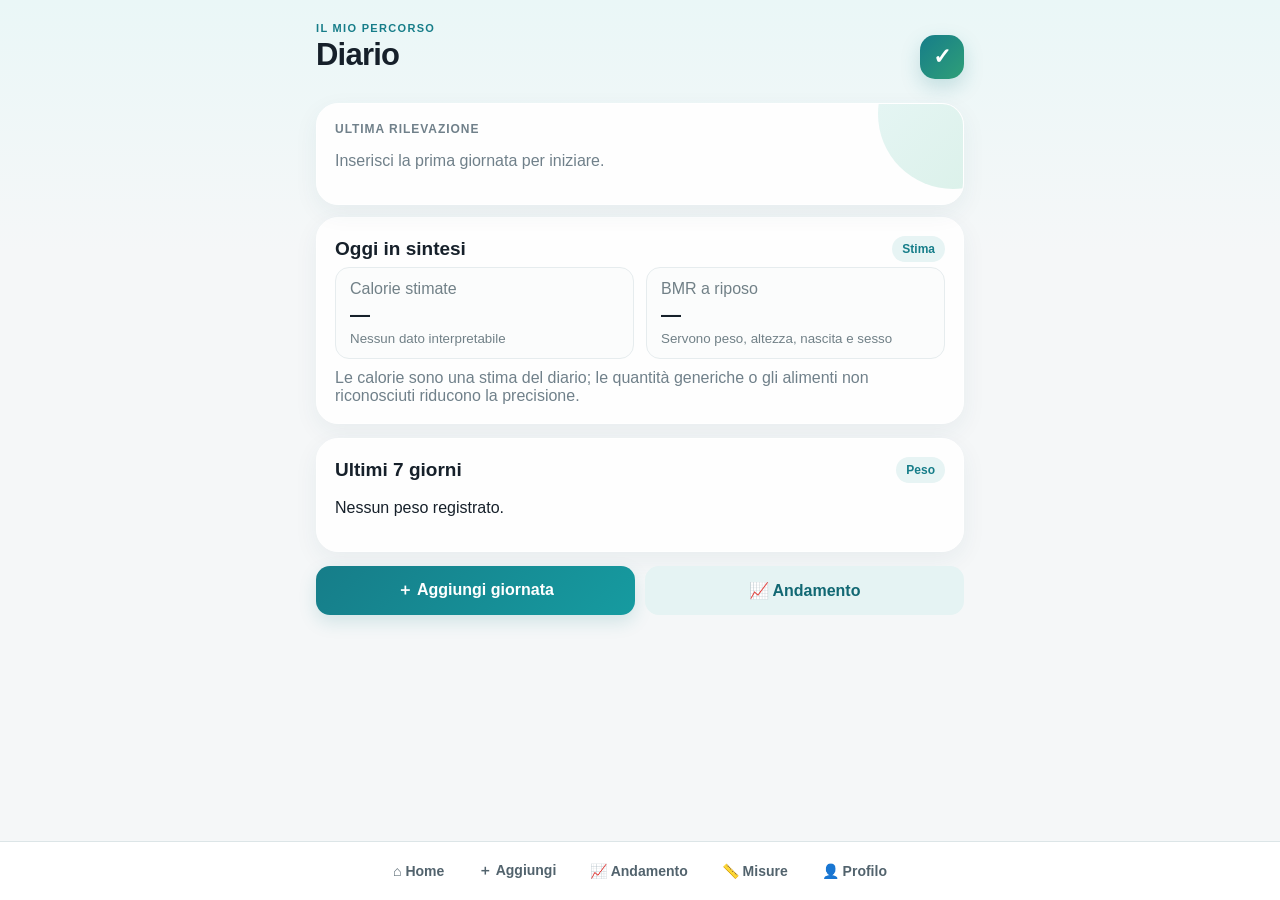
<file: index.html>
<!doctype html><html lang='it'><head><meta charset='utf-8'><meta name='viewport' content='width=device-width,initial-scale=1,viewport-fit=cover'><meta name='theme-color' content='#167d89'><link rel='manifest' href='manifest.json'><link rel='stylesheet' href="style.css?v=2.6.4"><title>Diario</title></head><body><main id='app'></main><nav><button data-page='home'>⌂ Home</button><button data-page='add'>＋ Aggiungi</button><button data-page='trend'>📈 Andamento</button><button data-page='measures'>📏 Misure</button><button data-page='profile'>👤 Profilo</button></nav><script src="app.js?v=2.6.4"></script><script>
window.addEventListener('load', function () {
  if ('serviceWorker' in navigator) {
    navigator.serviceWorker.register('./sw.js?v=2.6.4', {updateViaCache:'none'})
      .then(function(reg){ reg.update(); })
      .catch(function(){});
  }
});
</script>

</body></html>
</file>
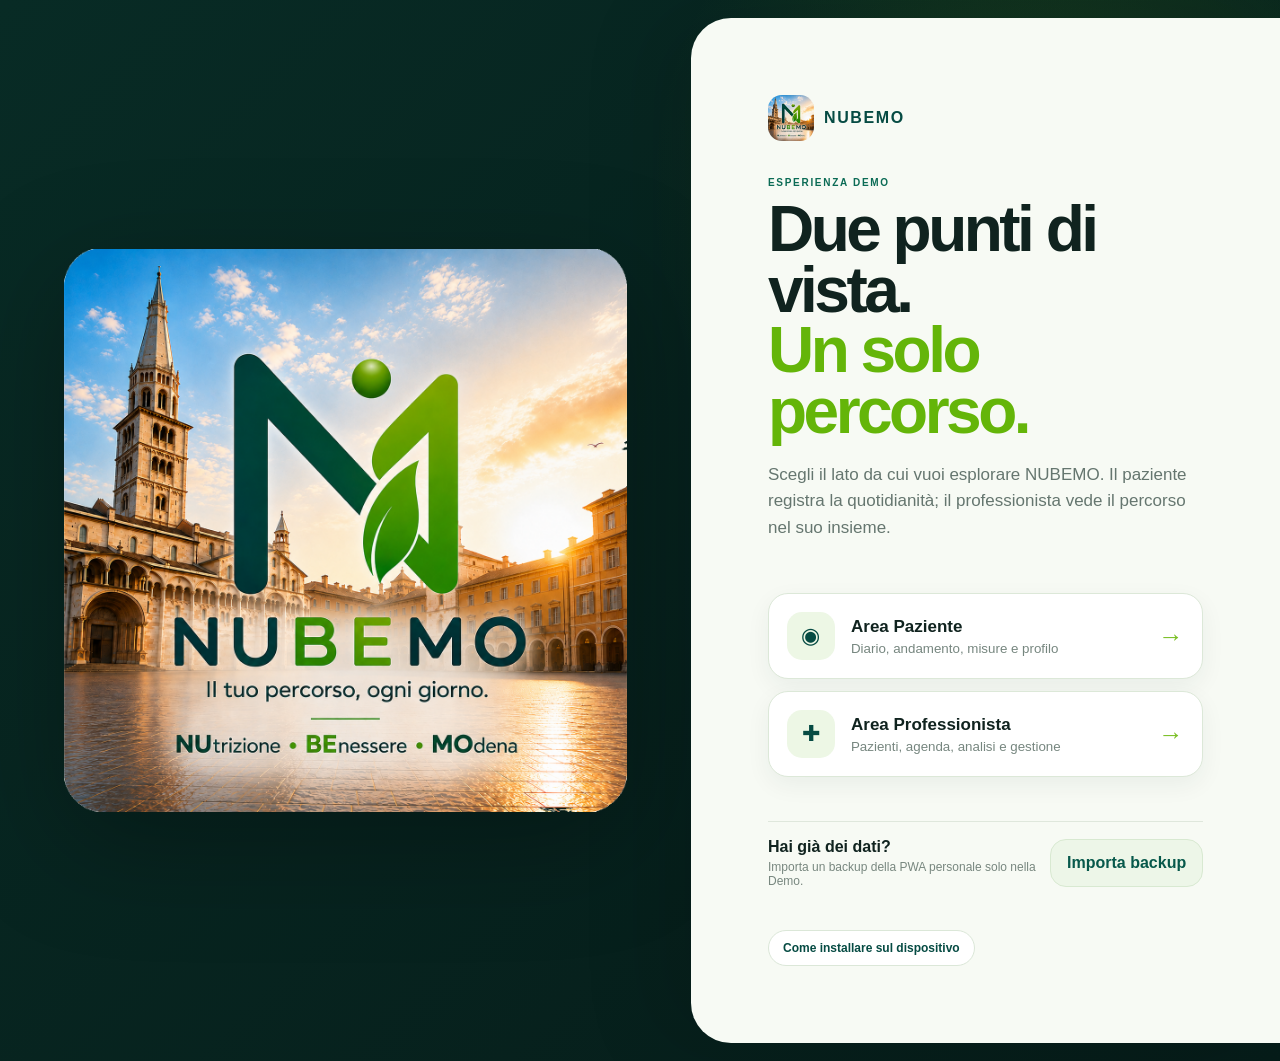
<file: demo/index.html>
<!doctype html><html lang="it"><head><meta charset="utf-8"><meta name="viewport" content="width=device-width,initial-scale=1,viewport-fit=cover"><meta name="theme-color" content="#064b43"><link rel="manifest" href="manifest.json?v=nubemo398margin8"><link rel="apple-touch-icon" href="assets/nubemo-n-icon-180.png?v=nubemo398margin8"><link rel="icon" href="assets/nubemo-n-icon-192.png?v=nubemo398margin8"><link rel="stylesheet" href="style.css?v=nubemo398margin8"><title>NUBEMO · Demo</title></head><body class="landing-body" data-asset-prefix=""><main class="monubi-landing"><section class="landing-visual"><img src="assets/nubemo-brand-clean-v2.png" alt="NUBEMO"></section><section class="landing-panel"><div class="landing-mini-brand"><img src="assets/nubemo-brand-clean-v2.png"><span>NUBEMO</span></div><div class="eyebrow">ESPERIENZA DEMO</div><h1>Due punti di vista.<br><em>Un solo percorso.</em></h1><p class="landing-lead">Scegli il lato da cui vuoi esplorare NUBEMO. Il paziente registra la quotidianità; il professionista vede il percorso nel suo insieme.</p><div class="mode-grid"><a class="mode-card" href="patient.html"><span class="mode-icon">◉</span><div><b>Area Paziente</b><small>Diario, andamento, misure e profilo</small></div><strong>→</strong></a><a class="mode-card pro-mode" href="pro.html"><span class="mode-icon">✚</span><div><b>Area Professionista</b><small>Pazienti, agenda, analisi e gestione</small></div><strong>→</strong></a></div><section class="landing-import"><div><b>Hai già dei dati?</b><span>Importa un backup della PWA personale solo nella Demo.</span></div><button class="secondary" id="imp">Importa backup</button><input hidden type="file" id="f" accept=".json"><p id="st" class="muted"></p></section><button class="install-link landing-install" onclick="showNubemoInstallGuide()">Come installare sul dispositivo</button></section></main><script>const K='diario-pro-patient-main-v1',P='diario-pro-profile-main-v1',M='diario-pro-measures-main-v1';const f=document.getElementById('f');document.getElementById('imp').onclick=()=>f.click();f.onchange=()=>{const r=new FileReader();r.onload=()=>{try{const x=JSON.parse(r.result),e=Array.isArray(x)?x:x.entries;if(!Array.isArray(e))throw Error('Backup non valido');localStorage.setItem(K,JSON.stringify(e));if(x.profile)localStorage.setItem(P,JSON.stringify(x.profile));if(Array.isArray(x.measurements))localStorage.setItem(M,JSON.stringify(x.measurements));st.textContent='Importate '+e.length+' giornate.'}catch(e){st.textContent=e.message}};r.readAsText(f.files[0])};</script><script src="monubi-ui.js?v=nubemo398margin8"></script><script>if('serviceWorker'in navigator)window.addEventListener('load',()=>navigator.serviceWorker.register('./sw.js?v=nubemo398margin8',{updateViaCache:'none'}).then(r=>r.update()).catch(()=>{}));</script></body></html>
</file>
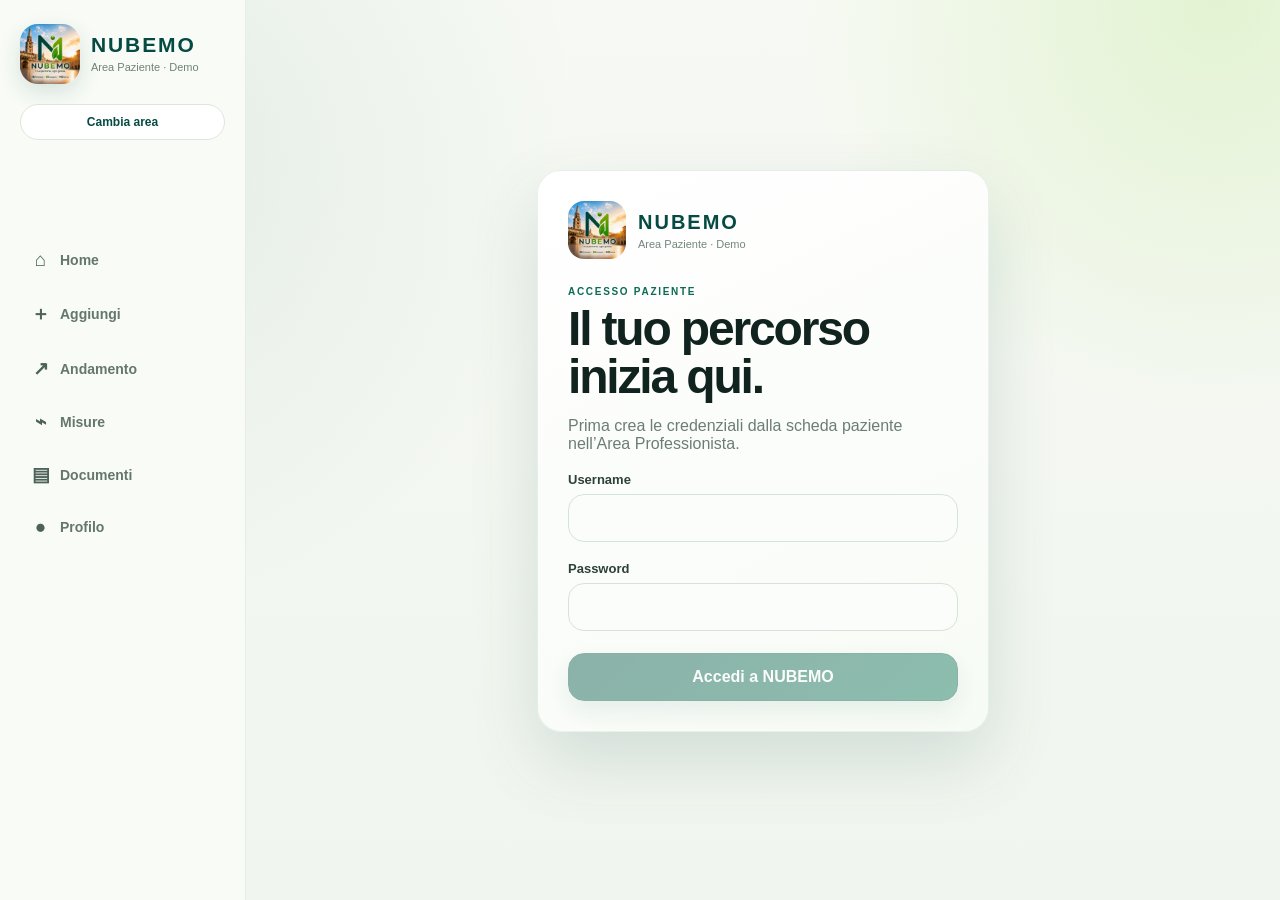
<file: demo/patient.html>
<!doctype html><html lang="it"><head><meta charset="utf-8"><meta name="viewport" content="width=device-width,initial-scale=1,viewport-fit=cover"><meta name="theme-color" content="#064b43"><meta name="apple-mobile-web-app-capable" content="yes"><meta name="apple-mobile-web-app-title" content="NUBEMO Demo"><link rel="manifest" href="manifest.json?v=nubemo398margin8"><link rel="apple-touch-icon" href="assets/nubemo-n-icon-180.png?v=nubemo398margin8"><link rel="icon" href="assets/nubemo-n-icon-192.png?v=nubemo398margin8"><link rel="stylesheet" href="style.css?v=nubemo398margin8"><title>NUBEMO Demo · Paziente</title></head><body data-asset-prefix=""><header class="brand-rail"><div class="brand-lock"><img src="assets/nubemo-brand-clean-v2.png"><div><strong>NUBEMO</strong><span>Area Paziente · Demo</span></div></div><a class="area-switch" href="./index.html">Cambia area</a><button class="area-switch patient-logout-header" id="patientLogoutBtn" style="display:none" onclick="patientLogout()">Esci</button></header><main id="app"></main><nav><button data-page="home"><i>⌂</i><span>Home</span></button><button data-page="add"><i>＋</i><span>Aggiungi</span></button><button data-page="trend"><i>↗</i><span>Andamento</span></button><button data-page="measures"><i>⌁</i><span>Misure</span></button><button data-page="documents"><i>▤</i><span>Documenti</span></button><button data-page="profile"><i>●</i><span>Profilo</span></button></nav><script src="diary-pdf.js?v=nubemo398margin8"></script><script src="app.js?v=nubemo398margin8"></script><script src="monubi-ui.js?v=nubemo398margin8"></script><script>window.addEventListener('load',()=>{'serviceWorker'in navigator&&navigator.serviceWorker.register('./sw.js?v=nubemo398margin8',{updateViaCache:'none'}).then(r=>r.update()).catch(()=>{})});</script></body></html>
</file>
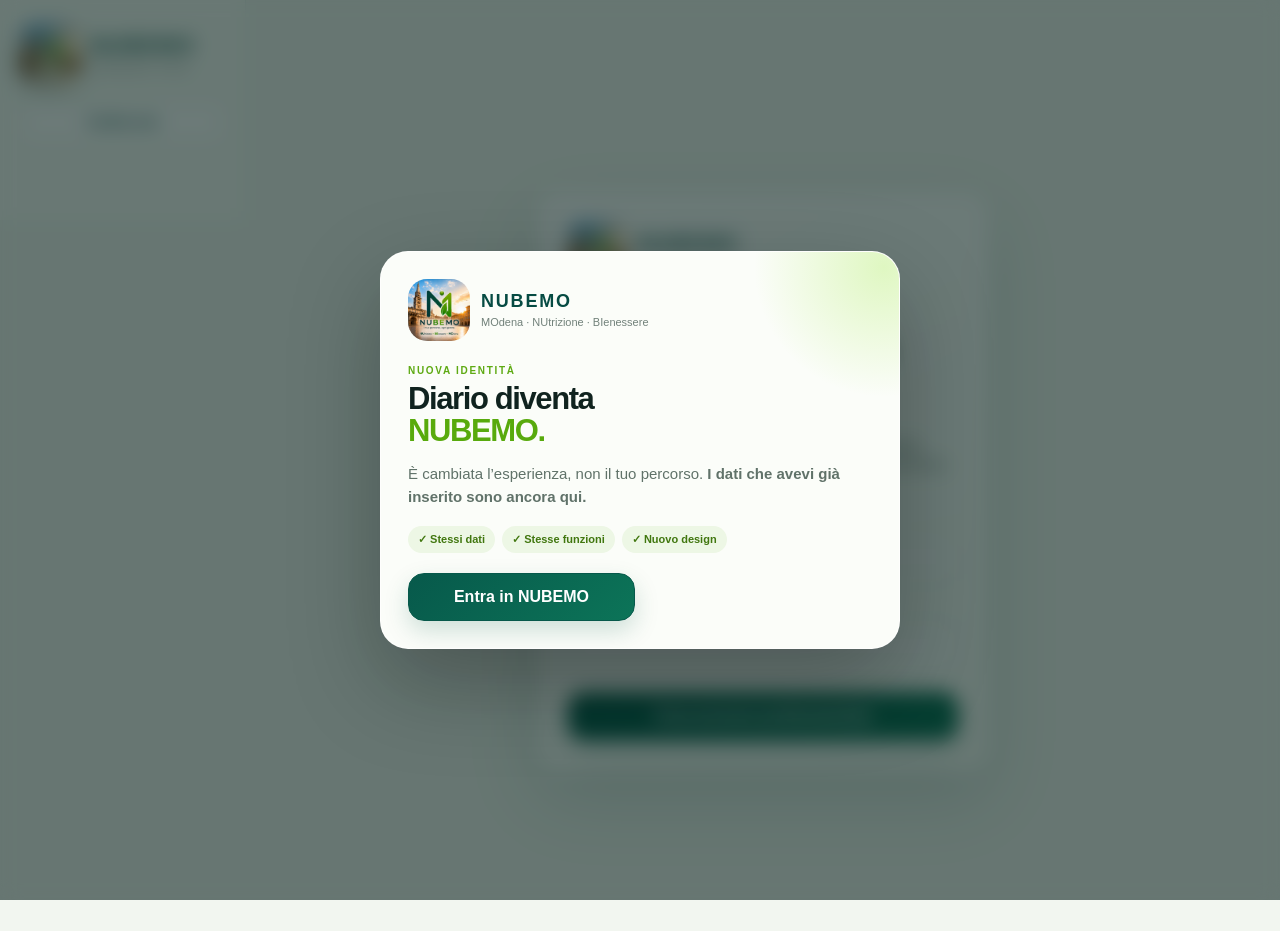
<file: demo/pro.html>
<!doctype html><html lang="it"><head><meta charset="utf-8"><meta name="viewport" content="width=device-width,initial-scale=1,viewport-fit=cover"><meta name="theme-color" content="#064b43"><link rel="icon" href="assets/nubemo-n-icon-192.png?v=nubemo398margin8"><link rel="stylesheet" href="style.css?v=nubemo398margin8"><title>NUBEMO Professional · Demo</title></head><body class="pro-body" data-asset-prefix=""><header class="pro-brand"><div class="brand-lock"><img src="assets/nubemo-brand-clean-v2.png"><div><strong>NUBEMO</strong><span>Professional · Demo</span></div></div><a class="area-switch" href="./index.html">Cambia area</a><button class="area-switch pro-logout" id="proLogoutBtn" style="display:none" onclick="monubiProLogout()">Esci</button></header><main class="shell" id="proApp"><section class="card"><div class="eyebrow">NUBEMO PROFESSIONAL</div><h1>Caricamento...</h1></section></main><script src="diary-pdf.js?v=nubemo398margin8"></script><script src="pro.js?v=nubemo398margin8"></script><script src="monubi-ui.js?v=nubemo398margin8"></script></body></html>
</file>
<file: style.css>
:root{font-family:-apple-system,BlinkMacSystemFont,"Segoe UI",sans-serif;color:#16202a;background:#f2f6f8;--accent:#167d89;--accent2:#2f9f78;--soft:#e7f4f4;--ink:#16202a;--danger:#c74343}*{box-sizing:border-box}body{margin:0;background:linear-gradient(180deg,#eaf7f7 0,#f5f7f8 250px,#f5f7f8 100%);min-height:100vh}main{max-width:680px;margin:auto;padding:22px 16px 108px}.hero-title,.page-title{display:flex;justify-content:space-between;align-items:center;gap:12px}.page-title{justify-content:flex-start}.eyebrow{font-size:11px;font-weight:800;letter-spacing:.12em;color:var(--accent);margin-bottom:2px}h1{font-size:31px;margin:3px 0 18px;letter-spacing:-.025em}h2{font-size:19px;margin:0}.hero-icon{width:44px;height:44px;border-radius:15px;display:grid;place-items:center;background:linear-gradient(135deg,var(--accent),var(--accent2));color:white;font-size:22px;font-weight:900;box-shadow:0 8px 20px #167d8935}.card{background:#ffffffed;border:1px solid #ffffff;border-radius:22px;padding:18px;margin:12px 0;box-shadow:0 8px 25px #274b5910}.highlight{position:relative;overflow:hidden}.highlight:after{content:"";position:absolute;width:150px;height:150px;border-radius:50%;right:-65px;top:-65px;background:linear-gradient(135deg,#55c6c522,#44b78b33)}.caps{font-size:12px;font-weight:800;letter-spacing:.08em}.muted{color:#70808a}.weight{font-size:44px;font-weight:800;margin:5px 0;letter-spacing:-.04em}.weight small{font-size:20px;letter-spacing:0}.delta{font-weight:750}.good{color:#23805f}.up{color:#c35b46}.section-head{display:flex;align-items:center;justify-content:space-between;gap:10px;margin-bottom:5px}.pill{font-size:12px;font-weight:750;background:var(--soft);color:var(--accent);padding:6px 10px;border-radius:999px}.grid{display:grid;grid-template-columns:1fr 1fr;gap:10px}.actions{margin-top:14px}.btn,button{border:0;border-radius:14px;padding:14px 16px;font-size:16px;font-weight:700;background:#e9eef0;color:var(--ink);cursor:pointer}.primary{background:linear-gradient(135deg,var(--accent),#169ba0);color:#fff;width:100%;box-shadow:0 7px 18px #167d8928}.secondary{background:#e5f3f3;color:#126873;width:100%}.danger{background:#fff0f0;color:var(--danger);width:100%}button:disabled{opacity:.45;cursor:not-allowed}.back{width:44px;height:44px;padding:0;border-radius:14px;font-size:31px;line-height:1;background:#ffffffb8;color:var(--accent)}label{display:block;font-weight:700;margin:16px 0 7px}input,textarea{width:100%;border:1px solid #d9e2e5;border-radius:14px;padding:13px 14px;font:inherit;background:#fff;outline:none;transition:.15s}input:focus,textarea:focus{border-color:#55aeb4;box-shadow:0 0 0 3px #55aeb41c}textarea{min-height:78px;resize:vertical}.coffee{display:flex;align-items:center;gap:15px}.coffee button{width:48px;background:var(--soft);color:var(--accent);font-size:20px}.coffee strong{font-size:22px;min-width:24px;text-align:center}.chart-card{color:var(--accent)}.chart-card h2,.chart-card .muted{color:var(--ink)}.chart-wrap{position:relative}.chart{height:320px;width:100%;overflow:visible}.chart-line{stroke:var(--accent);stroke-width:2.4}.chart-point{fill:var(--accent);stroke:var(--accent);stroke-width:.65}.chart-grid{stroke:#dce7e9;stroke-width:.45}.chart-axis{stroke:#8da0a8;stroke-width:.55}.chart-y-label{fill:#657780;font-size:3.5px}.chart-unit{position:absolute;left:0;top:1px;color:#70808a;font-size:12px;font-weight:700}.chart-dates{display:flex;justify-content:space-between;color:#70808a;font-size:13px}.tabs{display:flex;gap:8px;overflow:auto;margin-bottom:8px}.tabs button{white-space:nowrap;padding:10px 12px;font-size:13px}.tabs button.active{background:var(--accent);color:#fff}.stats{display:grid;grid-template-columns:repeat(3,1fr);gap:8px}.stats div{background:#f4f8f8;border-radius:14px;padding:12px}.stats span{display:block;color:#70808a;font-size:12px;margin-bottom:5px}.stats b{font-size:15px}.listitem{display:flex;justify-content:space-between;align-items:center;border-top:1px solid #edf0f1;padding:14px 2px;cursor:pointer}.listitem span{display:flex;flex-direction:column;gap:2px}.listitem small{color:#839099;text-transform:capitalize}.form-actions{display:grid;gap:9px;margin-top:22px}.notice{background:#e6f6ee;color:#216b51;border-radius:16px;padding:13px 15px;margin:2px 0 12px;font-size:14px}.warning{background:#fff4df;color:#8c6217;border-radius:12px;padding:10px 12px;margin-top:8px;font-size:13px}.pdf-btn{background:linear-gradient(135deg,#f0a84d,#e77c4c);color:white;padding:11px 15px;box-shadow:0 7px 18px #d6804030}.mini{font-size:12px;padding:8px 10px;background:#fff2e6;color:#a55825}nav{position:fixed;bottom:0;left:0;right:0;background:#ffffffec;backdrop-filter:blur(16px);border-top:1px solid #dce5e7;display:flex;justify-content:center;gap:8px;padding:10px max(10px,env(safe-area-inset-right)) calc(10px + env(safe-area-inset-bottom)) max(10px,env(safe-area-inset-left));z-index:5}nav button{padding:10px 13px;font-size:14px;background:transparent;color:#52636d}nav button:hover{background:#edf6f6;color:var(--accent)}@media(max-width:480px){.chart{height:290px}.weight{font-size:40px}.grid{grid-template-columns:1fr}.stats{grid-template-columns:1fr 1fr}.stats div:last-child{grid-column:1/-1}}

.head-actions{display:flex;gap:8px;flex-wrap:wrap;justify-content:flex-end}

.import-help{line-height:1.5;margin:7px 0 12px}.import-textarea{min-height:300px;font-size:14px;line-height:1.45;white-space:pre-wrap}.import-actions{display:grid;grid-template-columns:1fr 1fr;gap:9px;margin-top:12px}.import-result{margin-top:14px;padding:14px;border-radius:14px;display:grid;gap:4px;font-size:14px}.import-result b{font-size:16px}.import-result.ok{background:#e8f6ef;color:#205f49}.import-result.bad{background:#fff0f0;color:#9a3f3f}.import-warn{color:#9a651d;font-weight:700}.import-errors{margin-top:10px;background:#fff8e8;border-radius:12px;padding:10px 12px;color:#7c5b21;font-size:13px}.import-errors summary{cursor:pointer;font-weight:700;margin-bottom:6px}@media(max-width:480px){.import-textarea{min-height:360px}.import-actions{grid-template-columns:1fr}}

select{width:100%;border:1px solid #d9e2e5;border-radius:14px;padding:13px 14px;font:inherit;background:#fff;color:var(--ink);outline:none}
select:focus{border-color:#55aeb4;box-shadow:0 0 0 3px #55aeb41c}
.bmi-now{display:flex;align-items:baseline;gap:8px;margin-top:10px;position:relative;z-index:1}
.bmi-now span{font-size:12px;font-weight:800;color:#70808a;text-transform:uppercase;letter-spacing:.06em}
.bmi-now b{font-size:22px;color:var(--accent)}
.bmi-now small{font-size:12px;color:#70808a}
.goal-card .goal-row{display:flex;align-items:center;gap:9px;margin:10px 0 8px}
.goal-card .goal-row span{color:#839099}
.progress{height:10px;background:#e6edef;border-radius:999px;overflow:hidden}
.progress span{display:block;height:100%;background:linear-gradient(90deg,var(--accent),var(--accent2));border-radius:999px}
.chart-average{stroke:#ef9d45;stroke-width:2;stroke-dasharray:4 2;opacity:.95}
.chart-bmi-line{stroke:#7857a8;stroke-width:2.4}
.chart-bmi-point{fill:#7857a8;stroke:#7857a8;stroke-width:.65}
.toggle{display:flex;align-items:center;gap:7px;margin:0;font-size:12px;color:#657780;font-weight:700}
.toggle input{width:auto;margin:0;accent-color:var(--accent)}
.profile-preview{margin:18px 0 4px;padding:14px;border-radius:16px;background:#eef7f7;display:flex;align-items:baseline;gap:9px;flex-wrap:wrap;color:#567078}
.profile-preview b{font-size:24px;color:var(--accent)}
.profile-preview small{font-size:12px}
.profile-save{margin-top:14px}
.search-wrap{margin:10px 0 2px}
.search-wrap input{background:#f8fbfb}
.history-right{display:flex;flex-direction:column;align-items:flex-end;gap:2px}
.history-right small{color:#839099}
@media(max-width:480px){
  nav{gap:2px}
  nav button{padding:9px 8px;font-size:12px}
}

.measure-grid{display:grid;grid-template-columns:1fr 1fr;gap:12px}
.measure-note{margin:10px 0 0}
.measure-table-wrap{overflow-x:auto;-webkit-overflow-scrolling:touch}
.measure-table{width:100%;border-collapse:collapse;min-width:680px;font-size:12px}
.measure-table th,.measure-table td{padding:10px 8px;border-bottom:1px solid #e5ecee;text-align:left;vertical-align:top}
.measure-table th{font-size:11px;text-transform:uppercase;letter-spacing:.04em;color:#6f8088;background:#f8fbfb}
.measure-table tbody tr{cursor:pointer}
.measure-table tbody tr:active{background:#eef7f7}
.form-card h2{margin:0 0 12px}
@media(max-width:480px){
  .measure-grid{grid-template-columns:1fr 1fr}
  nav{overflow-x:auto;justify-content:flex-start}
  nav button{min-width:max-content}
}

.measure-filter{display:flex;align-items:center;gap:9px;margin:10px 0 0;font-weight:700;color:#52656e}
.measure-filter input{width:auto;margin:0;accent-color:var(--accent)}
.filter-help{margin:6px 0 12px}
.empty-cell{text-align:center!important;color:#839099;padding:18px!important}

.next-visit-card{display:flex;align-items:center;gap:12px}
.next-visit-card .next-visit-icon{font-size:25px;line-height:1}
.next-visit-card b{display:block;margin-top:3px;font-size:18px}

/* Date: digitazione manuale GG-MM-AAAA + calendario */
.date-entry{display:grid;grid-template-columns:minmax(0,1fr) 48px;gap:8px;align-items:stretch}
.date-picker-btn{position:relative;display:flex;align-items:center;justify-content:center;margin:0;border:1px solid #d9e2e5;border-radius:14px;background:#f6f9fa;font-size:18px;cursor:pointer;overflow:hidden}
.date-picker-btn input[type=date]{position:absolute;inset:0;width:100%;height:100%;opacity:0;cursor:pointer;border:0;padding:0}


/* v2.6.0 — calorie guidate + BMR */
.diary-calorie-card{margin-bottom:14px}
.calorie-summary-grid{display:grid;grid-template-columns:repeat(2,minmax(0,1fr));gap:12px}
.calorie-summary-grid>div{padding:12px 14px;border:1px solid #e6ecee;border-radius:14px;background:#fbfcfc}
.calorie-summary-grid span,.calorie-summary-grid small{display:block;color:#718087}
.calorie-summary-grid b{display:block;font-size:20px;margin:5px 0}
.calorie-disclaimer{margin:10px 0 0}
.history-right small+small{margin-top:3px}

.diary-top-metrics{display:grid;grid-template-columns:1fr 1fr;gap:10px;margin:14px 0 8px}
.diary-top-metrics>div{padding:12px 14px;border:1px solid #dfe8ea;border-radius:14px;background:#f8fbfb}
.diary-top-metrics span,.diary-top-metrics b,.diary-top-metrics small{display:block}
.diary-top-metrics span{font-size:11px;color:#71838a;text-transform:uppercase;letter-spacing:.04em}
.diary-top-metrics b{font-size:20px;margin-top:4px}
.diary-top-metrics small{font-size:11px;color:#7b8b91;margin-top:3px}
.calorie-writing-tip-single{margin:0 2px 16px;color:#6f8088;font-size:11px;line-height:1.45}

.calorie-review-overlay{position:fixed;inset:0;z-index:9999;background:rgba(20,35,40,.42);display:flex;align-items:center;justify-content:center;padding:18px}
.calorie-review-modal{width:min(430px,100%);background:#fff;border-radius:18px;padding:20px;box-shadow:0 18px 55px rgba(0,0,0,.22)}
.calorie-review-modal h3{margin:0 0 12px}
.calorie-review-message{font-size:14px;line-height:1.6;color:#465a62;white-space:normal}
.calorie-review-actions{display:grid;grid-template-columns:1fr 1fr;gap:10px;margin-top:18px}
.calorie-review-actions button{width:100%}

@media(max-width:640px){.calorie-summary-grid{grid-template-columns:1fr}}
@media(max-width:480px){
 .diary-top-metrics{grid-template-columns:1fr 1fr;gap:8px}
 .diary-top-metrics>div{padding:10px}
 .diary-top-metrics b{font-size:17px}
 .diary-calorie-card .calorie-summary-grid{gap:8px}
 .diary-calorie-card .calorie-summary-grid>div{padding:10px}
}
</file>
<file: demo/style.css>
:root{font-family:-apple-system,BlinkMacSystemFont,"Segoe UI",sans-serif;color:#16202a;background:#f2f6f8;--accent:#167d89;--accent2:#2f9f78;--soft:#e7f4f4;--ink:#16202a;--danger:#c74343}*{box-sizing:border-box}body{margin:0;background:linear-gradient(180deg,#eaf7f7 0,#f5f7f8 250px,#f5f7f8 100%);min-height:100vh}main{max-width:680px;margin:auto;padding:22px 16px 108px}.hero-title,.page-title{display:flex;justify-content:space-between;align-items:center;gap:12px}.page-title{justify-content:flex-start}.eyebrow{font-size:11px;font-weight:800;letter-spacing:.12em;color:var(--accent);margin-bottom:2px}h1{font-size:31px;margin:3px 0 18px;letter-spacing:-.025em}h2{font-size:19px;margin:0}.hero-icon{width:44px;height:44px;border-radius:15px;display:grid;place-items:center;background:linear-gradient(135deg,var(--accent),var(--accent2));color:white;font-size:22px;font-weight:900;box-shadow:0 8px 20px #167d8935}.card{background:#ffffffed;border:1px solid #ffffff;border-radius:22px;padding:18px;margin:12px 0;box-shadow:0 8px 25px #274b5910}.highlight{position:relative;overflow:hidden}.highlight:after{content:"";position:absolute;width:150px;height:150px;border-radius:50%;right:-65px;top:-65px;background:linear-gradient(135deg,#55c6c522,#44b78b33)}.caps{font-size:12px;font-weight:800;letter-spacing:.08em}.muted{color:#70808a}.weight{font-size:44px;font-weight:800;margin:5px 0;letter-spacing:-.04em}.weight small{font-size:20px;letter-spacing:0}.delta{font-weight:750}.good{color:#23805f}.up{color:#c35b46}.section-head{display:flex;align-items:center;justify-content:space-between;gap:10px;margin-bottom:5px}.pill{font-size:12px;font-weight:750;background:var(--soft);color:var(--accent);padding:6px 10px;border-radius:999px}.grid{display:grid;grid-template-columns:1fr 1fr;gap:10px}.actions{margin-top:14px}.btn,button{border:0;border-radius:14px;padding:14px 16px;font-size:16px;font-weight:700;background:#e9eef0;color:var(--ink);cursor:pointer}.primary{background:linear-gradient(135deg,var(--accent),#169ba0);color:#fff;width:100%;box-shadow:0 7px 18px #167d8928}.secondary{background:#e5f3f3;color:#126873;width:100%}.danger{background:#fff0f0;color:var(--danger);width:100%}button:disabled{opacity:.45;cursor:not-allowed}.back{width:44px;height:44px;padding:0;border-radius:14px;font-size:31px;line-height:1;background:#ffffffb8;color:var(--accent)}label{display:block;font-weight:700;margin:16px 0 7px}input,textarea{width:100%;border:1px solid #d9e2e5;border-radius:14px;padding:13px 14px;font:inherit;background:#fff;outline:none;transition:.15s}input:focus,textarea:focus{border-color:#55aeb4;box-shadow:0 0 0 3px #55aeb41c}textarea{min-height:78px;resize:vertical}.coffee{display:flex;align-items:center;gap:15px}.coffee button{width:48px;background:var(--soft);color:var(--accent);font-size:20px}.coffee strong{font-size:22px;min-width:24px;text-align:center}.chart-card{color:var(--accent)}.chart-card h2,.chart-card .muted{color:var(--ink)}.chart-wrap{position:relative}.chart{height:320px;width:100%;overflow:visible}.chart-line{stroke:var(--accent);stroke-width:2.4}.chart-point{fill:var(--accent);stroke:var(--accent);stroke-width:.65}.chart-grid{stroke:#dce7e9;stroke-width:.45}.chart-axis{stroke:#8da0a8;stroke-width:.55}.chart-y-label{fill:#657780;font-size:3.5px}.chart-unit{position:absolute;left:0;top:1px;color:#70808a;font-size:12px;font-weight:700}.chart-dates{display:flex;justify-content:space-between;color:#70808a;font-size:13px}.tabs{display:flex;gap:8px;overflow:auto;margin-bottom:8px}.tabs button{white-space:nowrap;padding:10px 12px;font-size:13px}.tabs button.active{background:var(--accent);color:#fff}.stats{display:grid;grid-template-columns:repeat(3,1fr);gap:8px}.stats div{background:#f4f8f8;border-radius:14px;padding:12px}.stats span{display:block;color:#70808a;font-size:12px;margin-bottom:5px}.stats b{font-size:15px}.listitem{display:flex;justify-content:space-between;align-items:center;border-top:1px solid #edf0f1;padding:14px 2px;cursor:pointer}.listitem span{display:flex;flex-direction:column;gap:2px}.listitem small{color:#839099;text-transform:capitalize}.form-actions{display:grid;gap:9px;margin-top:22px}.notice{background:#e6f6ee;color:#216b51;border-radius:16px;padding:13px 15px;margin:2px 0 12px;font-size:14px}.warning{background:#fff4df;color:#8c6217;border-radius:12px;padding:10px 12px;margin-top:8px;font-size:13px}.pdf-btn{background:linear-gradient(135deg,#f0a84d,#e77c4c);color:white;padding:11px 15px;box-shadow:0 7px 18px #d6804030}.mini{font-size:12px;padding:8px 10px;background:#fff2e6;color:#a55825}nav{position:fixed;bottom:0;left:0;right:0;background:#ffffffec;backdrop-filter:blur(16px);border-top:1px solid #dce5e7;display:flex;justify-content:center;gap:8px;padding:10px max(10px,env(safe-area-inset-right)) calc(10px + env(safe-area-inset-bottom)) max(10px,env(safe-area-inset-left));z-index:5}nav button{padding:10px 13px;font-size:14px;background:transparent;color:#52636d}nav button:hover{background:#edf6f6;color:var(--accent)}@media(max-width:480px){.chart{height:290px}.weight{font-size:40px}.grid{grid-template-columns:1fr}.stats{grid-template-columns:1fr 1fr}.stats div:last-child{grid-column:1/-1}}

.head-actions{display:flex;gap:8px;flex-wrap:wrap;justify-content:flex-end}

.import-help{line-height:1.5;margin:7px 0 12px}.import-textarea{min-height:300px;font-size:14px;line-height:1.45;white-space:pre-wrap}.import-actions{display:grid;grid-template-columns:1fr 1fr;gap:9px;margin-top:12px}.import-result{margin-top:14px;padding:14px;border-radius:14px;display:grid;gap:4px;font-size:14px}.import-result b{font-size:16px}.import-result.ok{background:#e8f6ef;color:#205f49}.import-result.bad{background:#fff0f0;color:#9a3f3f}.import-warn{color:#9a651d;font-weight:700}.import-errors{margin-top:10px;background:#fff8e8;border-radius:12px;padding:10px 12px;color:#7c5b21;font-size:13px}.import-errors summary{cursor:pointer;font-weight:700;margin-bottom:6px}@media(max-width:480px){.import-textarea{min-height:360px}.import-actions{grid-template-columns:1fr}}

select{width:100%;border:1px solid #d9e2e5;border-radius:14px;padding:13px 14px;font:inherit;background:#fff;color:var(--ink);outline:none}
select:focus{border-color:#55aeb4;box-shadow:0 0 0 3px #55aeb41c}
.bmi-now{display:flex;align-items:baseline;gap:8px;margin-top:10px;position:relative;z-index:1}
.bmi-now span{font-size:12px;font-weight:800;color:#70808a;text-transform:uppercase;letter-spacing:.06em}
.bmi-now b{font-size:22px;color:var(--accent)}
.bmi-now small{font-size:12px;color:#70808a}
.goal-card .goal-row{display:flex;align-items:center;gap:9px;margin:10px 0 8px}
.goal-card .goal-row span{color:#839099}
.progress{height:10px;background:#e6edef;border-radius:999px;overflow:hidden}
.progress span{display:block;height:100%;background:linear-gradient(90deg,var(--accent),var(--accent2));border-radius:999px}
.chart-average{stroke:#ef9d45;stroke-width:2;stroke-dasharray:4 2;opacity:.95}
.chart-bmi-line{stroke:var(--accent);stroke-width:2.4}
.chart-bmi-point{fill:var(--accent);stroke:var(--accent);stroke-width:.65}
.toggle{display:flex;align-items:center;gap:7px;margin:0;font-size:12px;color:#657780;font-weight:700}
.toggle input{width:auto;margin:0;accent-color:var(--accent)}
.profile-preview{margin:18px 0 4px;padding:14px;border-radius:16px;background:#eef7f7;display:flex;align-items:baseline;gap:9px;flex-wrap:wrap;color:#567078}
.profile-preview b{font-size:24px;color:var(--accent)}
.profile-preview small{font-size:12px}
.profile-save{margin-top:14px}
.search-wrap{margin:10px 0 2px}
.search-wrap input{background:#f8fbfb}
.history-right{display:flex;flex-direction:column;align-items:flex-end;gap:2px}
.history-right small{color:#839099}
@media(max-width:480px){
  nav{gap:2px}
  nav button{padding:9px 8px;font-size:12px}
}

.measure-grid{display:grid;grid-template-columns:1fr 1fr;gap:12px}
.measure-note{margin:10px 0 0}
.measure-table-wrap{overflow-x:auto;-webkit-overflow-scrolling:touch}
.measure-table{width:100%;border-collapse:collapse;min-width:680px;font-size:12px}
.measure-table th,.measure-table td{padding:10px 8px;border-bottom:1px solid #e5ecee;text-align:left;vertical-align:top}
.measure-table th{font-size:11px;text-transform:uppercase;letter-spacing:.04em;color:#6f8088;background:#f8fbfb}
.measure-table tbody tr{cursor:pointer}
.measure-table tbody tr:active{background:#eef7f7}
.form-card h2{margin:0 0 12px}
@media(max-width:480px){
  .measure-grid{grid-template-columns:1fr 1fr}
  nav{overflow-x:auto;justify-content:flex-start}
  nav button{min-width:max-content}
}

.measure-filter{display:flex;align-items:center;gap:9px;margin:10px 0 0;font-weight:700;color:#52656e}
.measure-filter input{width:auto;margin:0;accent-color:var(--accent)}
.filter-help{margin:6px 0 12px}
.empty-cell{text-align:center!important;color:#839099;padding:18px!important}

.next-visit-card{display:flex;align-items:center;gap:12px}
.next-visit-card .next-visit-icon{font-size:25px;line-height:1}
.next-visit-card b{display:block;margin-top:3px;font-size:18px}

.pro-landing{padding-top:28px}.mode-grid{display:grid;grid-template-columns:1fr 1fr;gap:14px;margin:22px 0}.mode-card{display:flex;flex-direction:column;gap:5px;padding:20px;border:1px solid #dce7e8;border-radius:20px;background:#fff;color:inherit;text-decoration:none}.mode-card span{color:#71818a}.pro-nav{display:flex;gap:7px;overflow:auto;margin-bottom:16px}.pro-nav button{border:0;border-radius:999px;padding:9px 13px;background:#eef3f4;font-weight:700;white-space:nowrap}.pro-nav button.active{background:var(--accent);color:#fff}.pro-topbar{display:flex;justify-content:space-between;align-items:flex-start}.patient-list{display:flex;flex-direction:column;gap:8px}.patient-row{display:flex;gap:12px;align-items:center;padding:13px;border:1px solid #e4ecee;border-radius:16px}.patient-avatar{width:42px;height:42px;border-radius:50%;display:flex;align-items:center;justify-content:center;background:#eaf5f5;font-weight:800}.patient-main span{display:block;font-size:12px;color:#71818a}.agenda-legend{display:flex;gap:15px;align-items:center;flex-wrap:wrap}.compact{width:auto;margin-left:auto}.appointment{padding:13px;border-radius:15px;margin:8px 0;display:flex;flex-direction:column;gap:4px}.visit-first{background:#fff4bf;border-left:5px solid #e4b93f}.visit-control{background:#dff4df;border-left:5px solid #65a96a}@media(max-width:600px){.mode-grid{grid-template-columns:1fr}}

/* PRO RECOVERY - isolated styles */
.pro3-top{display:flex;justify-content:space-between;align-items:flex-start;gap:12px;margin-bottom:14px}.pro3-top h1{margin:3px 0}
.pro3-nav{display:flex;gap:7px;overflow:auto;margin-bottom:16px}.pro3-nav button{border:0;border-radius:999px;padding:9px 13px;background:#eef3f4;font-weight:700;white-space:nowrap}.pro3-nav button.active{background:var(--accent);color:#fff}
.pro3-kpis{display:grid;grid-template-columns:repeat(4,1fr);gap:10px;margin-bottom:14px}.pro3-kpis>div{background:#fff;border:1px solid #e1e9ea;border-radius:16px;padding:13px}.pro3-kpis span,.pro3-kpis b{display:block}.pro3-kpis span{font-size:12px;color:#71818a}.pro3-kpis b{font-size:22px;margin-top:4px}.kpi-first{border-top:4px solid #e4b93f!important}.kpi-control{border-top:4px solid #65a96a!important}
.pro3-two{display:grid;grid-template-columns:1fr 1fr;gap:12px}.pro3-event{width:100%;border:0;border-radius:12px;padding:10px 12px;margin:5px 0;text-align:left}.pro3-event b,.pro3-event span{display:block}.pro3-event span{font-size:12px;margin-top:3px}
.pro-first{background:#fff4bf!important;border-left:5px solid #e4b93f!important}.pro-control{background:#dff4df!important;border-left:5px solid #65a96a!important}.pro-personal{background:#eceff1!important;border-left:5px solid #8b969c!important}
.pro3-visual{height:140px;display:flex;gap:9px;align-items:end}.pro3-visual div{flex:1;background:#dcebec;border-radius:8px 8px 2px 2px}
.pro3-patients{display:flex;flex-direction:column;gap:8px;margin-top:10px}.pro3-patient{display:grid;grid-template-columns:44px 1fr auto;gap:12px;align-items:center;padding:12px;border:1px solid #e4ecee;border-radius:14px;background:#fff;text-align:left}.pro3-patient span{display:block;font-size:12px;color:#71818a}.pro3-back{border:0;background:transparent;color:var(--accent);font-weight:800;margin-bottom:10px}
.pro3-tabs{display:flex;gap:6px;flex-wrap:wrap;margin-bottom:14px}.pro3-tabs button{border:0;border-radius:999px;padding:8px 11px;background:#eef3f4;font-weight:700}.pro3-tabs button.active{background:var(--accent);color:#fff}
.pro3-detail{display:grid;grid-template-columns:1fr 1fr;gap:10px}.pro3-detail>div{padding:12px;border:1px solid #e5ecee;border-radius:12px}.pro3-detail span,.pro3-detail b{display:block}
.pro3-day{padding:12px;border:1px solid #e4ecee;border-radius:12px;margin-bottom:8px}.pro3-day p{margin:5px 0}
.pro3-agenda-tools{display:flex;gap:8px;align-items:center;flex-wrap:wrap}.pro3-agenda-tools span{margin-left:auto;font-weight:700}.pro3-legend{display:flex;gap:15px;flex-wrap:wrap}
.pro3-calendar-wrap{overflow-x:auto}.pro3-calendar{display:grid;grid-template-columns:55px repeat(7,minmax(115px,1fr));min-width:900px}.pro3-dayhead{display:flex;flex-direction:column;align-items:center;justify-content:center;border-left:1px solid #e6ecee;border-bottom:1px solid #e6ecee}.pro3-time{font-size:10px;color:#7d8c92;padding:3px;border-top:1px solid #edf1f2}.pro3-slot{border:0;border-top:1px solid #edf1f2;border-left:1px solid #edf1f2;background:#fff}.pro3-slot:hover{background:#eef8f8}.pro3-cal-event{z-index:3;margin:2px;border:0;border-radius:8px;padding:4px;text-align:left;overflow:hidden}.pro3-cal-event b,.pro3-cal-event span{display:block;font-size:10px}
.pro3-actions{display:flex;justify-content:flex-end;gap:8px;margin-top:12px}
@media(max-width:800px){.pro3-kpis{grid-template-columns:repeat(2,1fr)}.pro3-two{grid-template-columns:1fr}.pro3-detail{grid-template-columns:1fr}}
.dual-date{display:grid;grid-template-columns:1fr 1fr;gap:10px}.patient-section,.pro-accordion{background:#fff;border:1px solid #e3ebed;border-radius:16px;margin:10px 0;padding:0 14px 14px}.patient-section summary,.pro-accordion summary{cursor:pointer;padding:14px 0;font-weight:800}.check-grid{display:grid;grid-template-columns:repeat(2,1fr);gap:8px}.check-grid label{margin:2px}.check-grid input{width:auto}.patient-summary-grid,.pro-read-grid{display:grid;grid-template-columns:repeat(3,minmax(0,1fr));gap:10px}.patient-summary-grid>div,.pro-read-grid>div{border:1px solid #e5ecee;border-radius:14px;padding:12px;min-width:0}.patient-summary-grid span,.pro-read-grid span{display:block;font-size:12px;color:#70808a}.summary-hero{grid-column:span 2}.labs-table-desktop{overflow-x:auto}.labs-table{border-collapse:collapse;width:100%;font-size:12px}.labs-table td,.labs-table th{padding:8px;border-bottom:1px solid #e5ecee;white-space:nowrap}.labs-cards-mobile{display:none}.lab-card{border:1px solid #e4ecee;border-radius:14px;padding:12px;margin:8px 0}.lab-values{display:grid;grid-template-columns:1fr 1fr;gap:8px}.lab-values>div{background:#f7f9fa;padding:8px;border-radius:10px}.lab-values span{display:block;font-size:11px;color:#70808a}.plan-pro-card{border:1px solid #e4ecee;border-radius:16px;padding:15px}.plan-actions{display:flex;gap:8px;flex-wrap:wrap;margin-top:12px}.plan-actions .secondary,.plan-card .secondary{width:auto}.danger-text{color:#a64747!important}@media(min-width:900px){main{max-width:1100px}}@media(max-width:700px){.dual-date,.patient-summary-grid,.pro-read-grid{grid-template-columns:1fr}.summary-hero{grid-column:auto}.check-grid{grid-template-columns:1fr}.labs-table-desktop{display:none}.labs-cards-mobile{display:block}.pro3-tabs{flex-wrap:nowrap;overflow-x:auto}.pro3-tabs button{min-width:max-content}.plan-actions{display:grid}.plan-actions button{width:100%!important}}
/* Step 16 - UI polish */
.date-entry{display:grid;grid-template-columns:minmax(0,1fr) 48px;gap:8px;align-items:stretch}
.date-entry>input{min-width:0}
.date-picker-btn{position:relative;display:flex;align-items:center;justify-content:center;margin:0;border:1px solid #d9e2e5;border-radius:14px;background:#f6f9fa;font-size:19px;cursor:pointer;overflow:hidden}
.date-picker-btn input[type="date"]{position:absolute;inset:0;width:100%;height:100%;opacity:0;cursor:pointer;padding:0;border:0}
.patient-summary-grid small{display:block;margin-top:8px;line-height:1.35}
.patient-summary-grid>div b+small{margin-top:8px}




/* Step 17 - Grafici più puliti e proporzionati */
.chart-card{
  padding-bottom:18px;
}
.chart-wrap{
  position:relative;
  margin-top:10px;
  padding:4px 2px 0;
  background:transparent;
  border:0;
  border-radius:0;
}
.chart{
  width:100%;
  height:300px!important;
  overflow:visible;
}
.chart-grid{
  stroke:#e5ecee;
  stroke-width:.34;
}
.chart-axis{
  stroke:#9aabb1;
  stroke-width:.46;
}
.chart-y-label{
  fill:#71838a;
  font-size:3.55px;
  font-weight:500;
}
.chart-line,
.chart-bmi-line{
  stroke-width:2.05;
}
.chart-point,
.chart-bmi-point{
  r:.43;
  stroke-width:.45;
}
.chart-average{
  stroke-width:1.55;
  opacity:.62;
}
.chart-unit{
  left:4px;
  top:0;
  font-size:11px;
  font-weight:700;
  color:#809097;
}
.chart-dates{
  margin-top:4px;
  padding:0 2px;
  font-size:12px;
  font-weight:500;
  color:#7c8c92;
}
.chart-card .tabs{
  margin:8px 0 8px;
  gap:5px;
}
.chart-card .tabs button{
  padding:8px 11px;
  font-size:12px;
  border-radius:12px;
}
.chart-card .section-head{
  margin-bottom:2px;
}
.chart-card .section-head h2{
  margin-bottom:0;
}
@media(max-width:700px){
  .chart{height:270px!important}
  .chart-y-label{font-size:3.8px}
  .chart-card{padding-left:13px;padding-right:13px}
}
@media(max-width:420px){
  .chart{height:250px!important}
  .chart-card .tabs button{padding:7px 9px;font-size:11px}
}

/* Step 18 - ordinate più compatte */
.chart-y-label{
  font-size:3.0px!important;
  font-weight:500!important;
  letter-spacing:-.08px;
}
@media(max-width:700px){
  .chart-y-label{font-size:3.15px!important}
}

/* Step 19 - ordinate più strette e verticalmente più leggibili */
.chart-y-label{
  font-size:2.65px!important;
  font-weight:600!important;
  letter-spacing:-.18px!important;
  transform-box:fill-box;
  transform-origin:center;
  transform:scaleX(.78) scaleY(1.14);
}
@media(max-width:700px){
  .chart-y-label{
    font-size:2.8px!important;
    transform:scaleX(.80) scaleY(1.12);
  }
}

/* Step 20A bugfix */
.pro3-event-clickable{width:100%;text-align:left;cursor:pointer;border-left-width:4px}
.pro3-event-clickable:hover{filter:brightness(.985)}

/* Step 20B */
.login-shell{max-width:480px;margin:7vh auto 0}.upload-button{display:inline-flex;align-items:center;justify-content:center;cursor:pointer;width:auto}.alert-card{border-left:4px solid #e4b93f}
.date-entry{display:grid;grid-template-columns:minmax(0,1fr) 48px;gap:8px;align-items:stretch}.date-picker-btn{position:relative;display:flex;align-items:center;justify-content:center;margin:0;border:1px solid #d9e2e5;border-radius:14px;background:#f6f9fa;font-size:18px;cursor:pointer;overflow:hidden}.date-picker-btn input[type=date]{position:absolute;inset:0;width:100%;height:100%;opacity:0;cursor:pointer;border:0;padding:0}

.calorie-estimate{display:block;margin-top:4px;font-size:10px;font-weight:600;color:#7b8b91;white-space:nowrap}

/* Step 20D — esami più leggibili */
.labs-table th,.labs-table td{text-align:center;vertical-align:middle}
.labs-table th:first-child,.labs-table td:first-child{text-align:center}
.labs-table th:last-child,.labs-table td:last-child{text-align:center}
.lab-values>div{text-align:center;align-items:center}
.lab-values>div span,.lab-values>div b{display:block;text-align:center;width:100%}

.diary-calorie-card{margin-bottom:14px}
.calorie-summary-grid{display:grid;grid-template-columns:repeat(2,minmax(0,1fr));gap:12px}
.calorie-summary-grid>div{padding:12px 14px;border:1px solid #e6ecee;border-radius:14px;background:#fbfcfc}
.calorie-summary-grid span,.calorie-summary-grid small{display:block;color:#718087}
.calorie-summary-grid b{display:block;font-size:20px;margin:5px 0}
.calorie-disclaimer{margin:10px 0 0}
@media(max-width:640px){.calorie-summary-grid{grid-template-columns:1fr}}

/* Step 20G — calorie per giornata */
.day-calorie-preview{margin:14px 0 4px;padding:13px 14px;border:1px solid #dfe8ea;border-radius:14px;background:#f8fbfb}
.day-calorie-preview span,.day-calorie-preview b,.day-calorie-preview small{display:block}
.day-calorie-preview span{font-size:12px;color:#71818a;font-weight:700}
.day-calorie-preview b{font-size:20px;margin:5px 0;color:#31484f}
.day-calorie-preview small{color:#7b8b91;line-height:1.35}
.history-right small+small{margin-top:3px}

/* Step 20I — fix iPhone notifica analisi, nessuna modifica iPad */
@media(max-width:480px){
  .alert-card .pro3-patient{
    grid-template-columns:38px minmax(0,1fr);
    gap:9px;
    align-items:center;
  }
  .alert-card .pro3-patient>div:nth-child(2){
    min-width:0;
  }
  .alert-card .pro3-patient span{
    white-space:normal;
    overflow-wrap:anywhere;
    word-break:break-word;
  }
  .alert-card .pro3-patient>strong{
    grid-column:2;
    justify-self:start;
    margin-top:2px;
    font-size:12px;
  }
}


/* Step 20M — eliminazione referto in fase di verifica */
.danger-soft{border:1px solid #d7a5a5;background:#fff5f5;color:#9d3030}
.lab-review-actions{display:flex;flex-wrap:wrap;gap:10px}
.lab-review-actions button{flex:1 1 150px}
@media(max-width:480px){
 .lab-review-actions{display:grid;grid-template-columns:1fr 1fr}
 .lab-review-actions button{width:100%;min-width:0}
 .lab-review-actions #confirmLabReview{grid-column:1/-1}
}

/* Step 20N — stima calorie guidata */




/* Step 20O — calorie live + BMR in alto */
.diary-top-metrics{
 display:grid;
 grid-template-columns:1fr 1fr;
 gap:10px;
 margin:14px 0 8px;
}
.diary-top-metrics>div{
 padding:12px 14px;
 border:1px solid #dfe8ea;
 border-radius:14px;
 background:#f8fbfb;
}
.diary-top-metrics span,
.diary-top-metrics b,
.diary-top-metrics small{display:block}
.diary-top-metrics span{
 font-size:11px;
 color:#71838a;
 text-transform:uppercase;
 letter-spacing:.04em;
}
.diary-top-metrics b{font-size:20px;margin-top:4px}
.diary-top-metrics small{font-size:11px;color:#7b8b91;margin-top:3px}
.calorie-writing-tip-single{
 margin:0 2px 16px;
 color:#6f8088;
 font-size:11px;
 line-height:1.45;
}
@media(max-width:480px){
 .diary-top-metrics{grid-template-columns:1fr 1fr;gap:8px}
 .diary-top-metrics>div{padding:10px}
 .diary-top-metrics b{font-size:17px}
}

/* Step 20R — controllo prima della registrazione giornata */
.calorie-review-overlay{position:fixed;inset:0;z-index:9999;background:rgba(20,35,40,.42);display:flex;align-items:center;justify-content:center;padding:18px}
.calorie-review-modal{width:min(430px,100%);background:#fff;border-radius:18px;padding:20px;box-shadow:0 18px 55px rgba(0,0,0,.22)}
.calorie-review-modal h3{margin:0 0 12px}
.calorie-review-message{font-size:14px;line-height:1.6;color:#465a62;white-space:normal}
.calorie-review-actions{display:grid;grid-template-columns:1fr 1fr;gap:10px;margin-top:18px}
.calorie-review-actions button{width:100%}

/* Step 20T — calorie e BMR nella Home */
.home-calorie-note{margin-top:6px}
@media(max-width:480px){
 .diary-calorie-card .calorie-summary-grid{gap:8px}
 .diary-calorie-card .calorie-summary-grid>div{padding:10px}
}
/* MONUBI 3.1 — full visual redesign */
:root{--accent:#0b6b55;--accent-dark:#064b43;--accent-deep:#033e38;--accent2:#68c600;--soft:#eef7e9;--ink:#10231f;--muted:#6b7d76;--line:#dce8df;--surface:#fff;--danger:#b63b47;--shadow-sm:0 8px 24px rgba(17,53,43,.06);--shadow-md:0 20px 50px rgba(17,53,43,.11);font-family:Inter,-apple-system,BlinkMacSystemFont,"Segoe UI",Roboto,Helvetica,Arial,sans-serif}html{background:#f2f6f0}body{color:var(--ink);background:radial-gradient(circle at 95% 0,rgba(104,198,0,.14),transparent 26rem),radial-gradient(circle at 8% 15%,rgba(6,75,67,.08),transparent 30rem),linear-gradient(180deg,#f7faf4,#f1f5ef);min-height:100vh}body:before{content:"";position:fixed;inset:0;z-index:-1;pointer-events:none;background-image:linear-gradient(rgba(7,89,72,.024) 1px,transparent 1px),linear-gradient(90deg,rgba(7,89,72,.024) 1px,transparent 1px);background-size:36px 36px;mask-image:linear-gradient(#000,transparent 70%)}
.brand-rail,.pro-brand{position:sticky;top:0;z-index:40;height:74px;display:flex;align-items:center;justify-content:space-between;padding:10px 22px;background:rgba(250,252,248,.88);backdrop-filter:blur(22px);border-bottom:1px solid rgba(6,75,67,.08)}.brand-lock{display:flex;align-items:center;gap:11px}.brand-lock img{width:48px;height:48px;object-fit:cover;border-radius:15px;box-shadow:0 8px 22px rgba(6,75,67,.14)}.brand-lock>div{display:flex;flex-direction:column}.brand-lock strong{font-size:21px;letter-spacing:.09em;color:var(--accent-dark);line-height:1;font-weight:900}.brand-lock span{margin-top:5px;font-size:11px;color:#71817a}.install-link,.area-switch{border:1px solid #dbe7d8!important;background:#fff!important;color:var(--accent-dark)!important;padding:10px 14px!important;border-radius:999px!important;font-size:12px!important;font-weight:800!important;text-decoration:none;width:auto!important;box-shadow:none!important}
main#app{max-width:1120px;margin:0 auto;padding:38px 26px 126px}.hero-title,.page-title{margin-bottom:22px;align-items:flex-end}.page-title{align-items:center}.hero-title h1,.page-title h1{font-size:clamp(34px,4vw,52px);line-height:.98;letter-spacing:-.05em;margin:7px 0 0;font-weight:880;color:var(--ink)}.page-title h1{font-size:clamp(31px,3.4vw,44px)}.eyebrow{color:var(--accent);letter-spacing:.17em;font-size:10px;font-weight:900}h2{font-size:20px;letter-spacing:-.025em;color:var(--ink)}.muted{color:var(--muted)}
.card{background:rgba(255,255,255,.9);border:1px solid rgba(8,77,64,.08);backdrop-filter:blur(14px);border-radius:24px;padding:22px;margin:16px 0;box-shadow:var(--shadow-sm)}.highlight{min-height:244px;background:radial-gradient(circle at 90% 8%,rgba(151,226,58,.26),transparent 35%),linear-gradient(145deg,#063f39,#075b4d 58%,#0c7358);color:#fff;border:0;box-shadow:0 25px 58px rgba(5,74,61,.22)}.highlight:after{width:280px;height:280px;right:-110px;top:-110px;background:radial-gradient(circle,rgba(205,246,149,.23),transparent 70%)}.highlight .muted,.highlight .caps{color:rgba(255,255,255,.72)}.highlight .weight{font-size:clamp(54px,7vw,76px);line-height:.95;color:#fff;margin:16px 0 12px}.highlight .weight small{color:rgba(255,255,255,.68)}.highlight .delta{color:#cbf69a!important}.highlight .bmi-now span,.highlight .bmi-now small{color:rgba(255,255,255,.68)}.highlight .bmi-now b{color:#d7ffa7}.diary-calorie-card{background:linear-gradient(150deg,#fff,#f2faeb);border-color:rgba(105,181,29,.15);box-shadow:0 18px 42px rgba(75,126,30,.08)}.calorie-summary-grid>div,.diary-top-metrics>div,.stats div,.profile-read-grid>div{background:linear-gradient(145deg,#fff,#f7faf5)!important;border:1px solid rgba(11,107,85,.08)!important;border-radius:18px!important;padding:16px!important}.calorie-summary-grid b,.diary-top-metrics b{color:var(--accent-dark);font-size:23px}.next-visit-card{background:linear-gradient(135deg,#f0fae6,#fff);border-color:rgba(105,190,0,.16)}.next-visit-icon{width:52px;height:52px;border-radius:16px;display:grid;place-items:center;background:#e4f7ce}.goal-card{background:linear-gradient(160deg,#fff,#f5f9f2)}.progress{height:12px;background:#e5eee4}.progress span{background:linear-gradient(90deg,var(--accent),var(--accent2))}.pill{background:#eaf6df;color:#3f7f0a;border:1px solid #d9edc7;font-weight:850}.plan-card{background:linear-gradient(140deg,#fff9ec,#fff)}
label{color:#2e403a;font-size:13px;margin-top:19px}input,textarea,select{border:1px solid #d6e3da;border-radius:16px;padding:14px 15px;background:#fbfdfb;color:var(--ink)}input:focus,textarea:focus,select:focus{border-color:#63ad41;box-shadow:0 0 0 4px rgba(100,190,55,.12);background:#fff}textarea{min-height:92px;line-height:1.45}.date-picker-btn{border-color:#d6e3da;background:#f4f8f2;color:var(--accent-dark);border-radius:16px}.coffee button{background:#eef7e9!important;color:var(--accent-dark)!important;border:1px solid #dcebd6!important}.profile-preview{background:#edf7e7;color:#52665d;border:1px solid #dcecd5}.profile-preview b{color:var(--accent-dark)}.measure-table th{background:#eef5ec;color:#53655f}.measure-table tbody tr:hover{background:#f4f8f2}.listitem{border-top:1px solid #e5ece7;padding:16px 4px}.chart-line{stroke:var(--accent);stroke-width:2.8}.chart-point{fill:var(--accent2);stroke:#fff;stroke-width:1.1}.chart-grid{stroke:#e6eee8}
button,.btn{border:1px solid transparent;border-radius:16px;font-weight:800;transition:transform .14s ease,box-shadow .14s ease}.primary,.btn.primary,button.primary{background:linear-gradient(135deg,#07594b,#0c7458)!important;color:#fff!important;border-color:#07594b!important;box-shadow:0 10px 24px rgba(5,89,73,.18)!important}.secondary,.btn.secondary,button.secondary{background:#edf6e8!important;color:#07594b!important;border-color:#d8e9d1!important;box-shadow:none!important}.mini{background:#f1f6ef!important;color:#07594b!important;border:1px solid #dce8d8!important;box-shadow:none!important}.pdf-btn{background:linear-gradient(135deg,#e7a43d,#cb7d27)!important;color:#fff!important;border:0!important}.danger,.danger-text{color:#a72f3c!important}.primary *{color:inherit!important}
nav{background:rgba(250,252,248,.94);backdrop-filter:blur(22px);border-color:rgba(6,75,67,.1);gap:4px}nav button{color:#65766f!important;background:transparent!important;border:0!important;display:flex;align-items:center;gap:7px;border-radius:14px!important}nav button i{font-style:normal;font-size:19px;color:#4d6259}body[data-page=home] nav button[data-page=home],body[data-page=add] nav button[data-page=add],body[data-page=trend] nav button[data-page=trend],body[data-page=measures] nav button[data-page=measures],body[data-page=profile] nav button[data-page=profile]{background:#e9f5e3!important;color:#064b43!important}body[data-page=home] nav button[data-page=home] i,body[data-page=add] nav button[data-page=add] i,body[data-page=trend] nav button[data-page=trend] i,body[data-page=measures] nav button[data-page=measures] i,body[data-page=profile] nav button[data-page=profile] i{color:#55a90a!important}
@media(min-width:900px){body:not(.landing-body):not(.pro-body){padding-left:246px}.brand-rail{position:fixed;left:0;top:0;width:246px;height:168px;display:flex;flex-direction:column;align-items:flex-start;justify-content:flex-start;padding:24px 20px;background:rgba(248,251,246,.97);border-right:1px solid rgba(6,75,67,.08);border-bottom:0}.brand-rail .brand-lock img{width:60px;height:60px;border-radius:18px}.brand-rail .brand-lock span{white-space:normal;line-height:1.35}.brand-rail .install-link,.brand-rail .area-switch{margin-top:20px;width:100%!important;text-align:center}body:not(.landing-body):not(.pro-body) nav{position:fixed;left:0;top:168px;bottom:0;width:246px;right:auto;flex-direction:column;justify-content:flex-start;align-items:stretch;padding:16px 14px;border-right:1px solid rgba(6,75,67,.08);border-top:0;background:rgba(248,251,246,.97)}body:not(.landing-body):not(.pro-body) nav button{justify-content:flex-start;padding:13px 14px!important;font-size:14px!important}body:not(.landing-body):not(.pro-body) nav button i{width:25px;text-align:center}body:not(.landing-body):not(.pro-body) main#app{padding:48px 38px 70px}body[data-page=home] main#app{display:grid;grid-template-columns:repeat(12,minmax(0,1fr));gap:16px;align-items:start}body[data-page=home] main#app>.hero-title{grid-column:1/-1;margin-bottom:2px}body[data-page=home] main#app>.card{grid-column:span 6;margin:0}body[data-page=home] main#app>.patient-readonly-notice{grid-column:1/-1}body[data-page=home] main#app>.highlight{grid-column:span 7}body[data-page=home] main#app>.diary-calorie-card{grid-column:span 5;min-height:244px}body[data-page=home] main#app>.chart-card{grid-column:1/-1}body[data-page=home] main#app>.actions{grid-column:1/-1;margin-top:0}body[data-page=add] main#app,body[data-page=trend] main#app,body[data-page=measures] main#app,body[data-page=profile] main#app{max-width:980px}}
@media(max-width:899px){.brand-rail{height:68px;padding:9px 15px}.brand-lock img{width:44px;height:44px}.brand-lock strong{font-size:18px}.brand-lock span{font-size:10px}.brand-rail .install-link{font-size:0!important;width:40px!important;height:40px;padding:0!important}.brand-rail .install-link:after{content:"↓";font-size:18px}main#app{padding:24px 15px 110px}.hero-title h1,.page-title h1{font-size:34px}.card{border-radius:21px;padding:18px}.highlight{min-height:220px}.highlight .weight{font-size:58px}}@media(max-width:520px){nav{justify-content:space-around;overflow:visible}nav button{min-width:0;flex:1;padding:8px 4px!important;font-size:10px!important;flex-direction:column;gap:3px}.diary-top-metrics{grid-template-columns:1fr 1fr}}
/* Landing */.landing-body{background:#071f1b}.monubi-landing{max-width:none!important;margin:0!important;padding:0!important;min-height:100vh;display:grid;grid-template-columns:minmax(380px,1.08fr) minmax(430px,.92fr);background:radial-gradient(circle at 82% 18%,rgba(124,211,15,.15),transparent 25rem),linear-gradient(135deg,#082b25,#061c19)}.landing-visual{min-height:100vh;display:grid;place-items:center;padding:40px;overflow:hidden;position:relative}.landing-visual:before{content:"";position:absolute;width:520px;height:520px;border:1px solid rgba(174,231,102,.12);border-radius:50%}.landing-visual img{width:min(720px,92%);max-height:86vh;object-fit:contain;position:relative;z-index:1;filter:drop-shadow(0 30px 55px rgba(0,0,0,.28))}.landing-panel{background:#f7faf4;border-radius:40px 0 0 40px;margin:18px 0;padding:clamp(36px,6vw,80px);display:flex;flex-direction:column;justify-content:center;box-shadow:-30px 0 80px rgba(0,0,0,.13)}.landing-mini-brand{display:flex;align-items:center;gap:10px;margin-bottom:36px}.landing-mini-brand img{width:46px;height:46px;border-radius:14px}.landing-mini-brand span{font-weight:900;letter-spacing:.1em;color:var(--accent-dark)}.landing-panel h1{font-size:clamp(44px,5vw,66px);line-height:.95;margin:9px 0 20px;letter-spacing:-.055em}.landing-panel h1 em{font-style:normal;color:#64b509}.landing-lead{font-size:17px;line-height:1.55;color:#65766f;max-width:520px;margin:0 0 30px}.landing-panel .mode-grid{grid-template-columns:1fr!important;gap:12px!important}.mode-card{text-decoration:none;display:grid!important;grid-template-columns:50px 1fr 26px;align-items:center;gap:14px;padding:18px!important;border-radius:20px!important;border:1px solid #dce8d8!important;background:#fff!important;color:var(--ink)!important;box-shadow:var(--shadow-sm)!important;transition:.18s}.mode-card:hover{transform:translateY(-2px);box-shadow:var(--shadow-md)!important}.mode-card .mode-icon{width:48px;height:48px;border-radius:15px;display:grid;place-items:center;background:#edf7e5;color:var(--accent-dark);font-size:22px}.mode-card b{font-size:17px}.mode-card small{display:block;color:#76867f;margin-top:4px}.mode-card>strong{font-size:25px;color:#7abf24}.landing-import{margin-top:22px;padding:16px 0;border-top:1px solid #dfe7dc;display:grid;grid-template-columns:1fr auto;align-items:center;gap:12px}.landing-import div{display:flex;flex-direction:column}.landing-import span{font-size:12px;color:#78877f;margin-top:4px}.landing-import p{grid-column:1/-1;margin:0}.landing-install{align-self:flex-start;margin-top:14px}@media(max-width:880px){.monubi-landing{grid-template-columns:1fr;background:#f7faf4}.landing-visual{min-height:310px;padding:24px;background:linear-gradient(145deg,#08342c,#061f1b)}.landing-visual img{max-height:300px}.landing-panel{border-radius:32px 32px 0 0;margin:-18px 0 0;padding:32px 20px;position:relative;z-index:2}.landing-panel h1{font-size:42px}.landing-mini-brand{margin-bottom:24px}}
/* Professional */.pro-body{background:#f2f6f0}.pro-body .pro-brand{position:sticky;top:0;height:76px;background:rgba(249,251,247,.94);border-bottom:1px solid rgba(6,75,67,.09)}.pro-body #proApp{max-width:1380px;padding:32px 28px 80px}.pro-body .pro3-top h1{font-size:clamp(34px,4vw,52px);letter-spacing:-.045em;margin:4px 0 0}.pro-body .pro3-top>a{display:none}.pro3-nav{background:#eaf1e7!important;border:1px solid #dce7d8!important;border-radius:18px!important;padding:5px!important;gap:5px!important;margin-bottom:22px!important}.pro3-nav button{color:#53675e!important;background:transparent!important;border:0!important;border-radius:13px!important;padding:11px 16px!important}.pro3-nav button.active{background:#fff!important;color:#07594b!important;box-shadow:0 5px 14px rgba(6,75,67,.08)!important}.pro3-kpis>div{background:linear-gradient(150deg,#fff,#f5f9f2)!important;border:1px solid #dfe9dc!important;border-radius:21px!important;padding:21px!important;box-shadow:var(--shadow-sm)!important}.pro3-kpis b{color:#073f38!important;font-size:34px!important}.pro3-patient,.pro3-event{background:#f8faf7!important;color:var(--ink)!important;border:1px solid #e1eae0!important;border-radius:16px!important}.patient-avatar{background:linear-gradient(135deg,#07594b,#6dc314)!important;color:#fff!important}.pro3-dayhead{background:#edf5e9!important;color:#275046!important}.pro3-slot{background:#fff!important}.pro3-slot:hover{background:#f0f7eb!important}.alert-card{background:#fffaf0!important;border-color:#f1d8a7!important}@media(max-width:760px){.pro-body #proApp{padding:24px 14px 90px}.pro3-nav{overflow:auto;flex-wrap:nowrap!important}.pro3-nav button{white-space:nowrap}}
/* Modals */.monubi-overlay{position:fixed;inset:0;z-index:100000;display:grid;place-items:center;padding:18px;background:rgba(3,27,23,.58);backdrop-filter:blur(10px)}.monubi-modal{width:min(520px,100%);position:relative;overflow:hidden;background:#fbfdf9;color:var(--ink);border-radius:28px;padding:27px;border:1px solid rgba(255,255,255,.7);box-shadow:0 34px 90px rgba(0,0,0,.28)}.modal-brand{display:flex;align-items:center;gap:11px;margin-bottom:24px}.modal-brand img{width:50px;height:50px;border-radius:15px}.modal-brand>div{display:flex;flex-direction:column}.modal-brand strong{font-size:18px;font-weight:900;letter-spacing:.1em;color:#064b43}.modal-brand span{font-size:11px;color:#71817a;margin-top:4px}.migration-brand img{width:62px;height:62px;border-radius:19px}.modal-kicker{font-size:10px;letter-spacing:.17em;font-weight:900;color:#5eaa13;margin-bottom:7px}.monubi-modal h2{font-size:31px;line-height:1.03;letter-spacing:-.045em;margin:0 0 12px}.monubi-modal h2 em{font-style:normal;color:#58aa0d}.monubi-modal-lead{font-size:15px;line-height:1.55;color:#607269}.monubi-x{position:absolute;right:16px;top:14px;width:38px;height:38px;padding:0!important;border-radius:50%!important;background:#eef3eb!important;color:#53655c!important;border:0!important;font-size:24px}.install-steps{display:grid;gap:10px;margin:20px 0}.install-steps>div{display:grid;grid-template-columns:35px 1fr;align-items:center;gap:10px;padding:12px;background:#f0f7eb;border-radius:15px}.install-steps b{width:30px;height:30px;border-radius:50%;display:grid;place-items:center;background:#07594b;color:#fff}.install-steps i{font-style:normal}.modal-actions{display:grid;grid-template-columns:1fr 1fr;gap:10px;margin-top:20px}.migration-badges{display:flex;gap:7px;flex-wrap:wrap;margin:18px 0}.migration-badges span{background:#edf7e5;color:#41770f;border-radius:999px;padding:7px 10px;font-size:11px;font-weight:800}.migration-orb{position:absolute;right:-120px;top:-120px;width:270px;height:270px;border-radius:50%;background:radial-gradient(circle,#b5ee6e66,transparent 68%)}@media(max-width:520px){.monubi-modal{padding:22px;border-radius:24px}.monubi-modal h2{font-size:28px}.modal-actions{grid-template-columns:1fr}}
.hero-brand-chip{width:76px;height:76px;border-radius:23px;background:#fff;padding:5px;box-shadow:0 14px 35px rgba(6,75,67,.13);flex:0 0 auto}.hero-brand-chip img{width:100%;height:100%;object-fit:cover;border-radius:18px}@media(max-width:520px){.hero-brand-chip{width:58px;height:58px;border-radius:18px}.hero-brand-chip img{border-radius:14px}}


/* MONUBI 3.2 — demo navigation refinements */
.patient-session-actions{display:flex;justify-content:flex-end;margin:0 0 10px}
.pro3-nav button{display:flex;align-items:center;gap:8px}
.pro3-nav button i{font-style:normal;font-size:17px;line-height:1;width:21px;text-align:center;color:currentColor}
.pro3-nav button span{color:inherit}

@media(min-width:900px){
  .pro-body{padding-left:246px}
  .pro-body .pro-brand{
    position:fixed;left:0;top:0;width:246px;height:168px;z-index:50;
    display:flex;flex-direction:column;align-items:flex-start;justify-content:flex-start;
    padding:24px 20px;background:rgba(248,251,246,.97);
    border-right:1px solid rgba(6,75,67,.08);border-bottom:0;
  }
  .pro-body .pro-brand .brand-lock img{width:60px;height:60px;border-radius:18px}
  .pro-body .pro-brand .brand-lock span{white-space:normal;line-height:1.35}
  .pro-body .pro-brand .area-switch{margin-top:20px;width:100%!important;text-align:center}
  .pro-body #proApp{max-width:1380px;margin:0 auto;padding:48px 38px 80px}
  .pro-body .pro3-nav{
    position:fixed;left:0;top:168px;bottom:0;width:246px;z-index:45;
    display:flex;flex-direction:column;justify-content:flex-start;align-items:stretch;
    gap:4px!important;padding:16px 14px!important;margin:0!important;
    overflow-y:auto;overflow-x:hidden;
    background:rgba(248,251,246,.97)!important;
    border:0!important;border-right:1px solid rgba(6,75,67,.08)!important;
    border-radius:0!important;box-shadow:none!important;
  }
  .pro-body .pro3-nav button{
    width:100%;justify-content:flex-start;gap:12px;
    padding:13px 14px!important;border-radius:14px!important;
    font-size:14px!important;text-align:left;color:#65766f!important;
  }
  .pro-body .pro3-nav button i{width:25px;font-size:18px}
  .pro-body .pro3-nav button.active{
    background:#e9f5e3!important;color:#064b43!important;
    box-shadow:none!important;
  }
  .pro-body .pro3-nav button.active i{color:#55a90a!important}
}

@media(max-width:899px){
  .pro-body .pro-brand .area-switch{display:inline-flex}
  .pro3-nav button{justify-content:center;gap:6px}
}

/* MONUBI 3.3 — Hydration + demo access */
.water-entry{
  margin:18px 0 6px;padding:15px 16px;border:1px solid #d8e9e4;border-radius:19px;
  background:linear-gradient(135deg,#f2fbfa,#f8fcf6);display:grid;grid-template-columns:48px 1fr;gap:13px;align-items:center
}
.water-entry-icon{
  width:46px;height:46px;border-radius:15px;display:grid;place-items:center;font-size:23px;
  background:linear-gradient(135deg,#dff5f1,#e7f7d6);box-shadow:inset 0 0 0 1px rgba(7,89,75,.05)
}
.water-entry-field label{margin:0 0 7px}
.water-entry-field input{background:#fff}
.water-entry-field small{display:block;margin-top:6px;color:#74857e;font-size:11px}
.water-detail{background:linear-gradient(145deg,#eefaf8,#f7fcf3)!important}
.water-detail b{color:#08745f!important}

.login-shell{
  min-height:calc(100vh - 220px);display:grid;place-items:center;padding:28px 14px
}
.login-card{
  width:min(500px,100%);padding:30px!important;box-shadow:0 28px 70px rgba(5,68,56,.14)!important;
  background:linear-gradient(155deg,#fff,#f7fbf5)!important
}
.login-card h1{font-size:clamp(32px,5vw,48px);line-height:1;letter-spacing:-.045em;margin:8px 0 15px}
.login-card .primary{margin-top:22px}
.login-area-link{display:inline-flex!important;margin-top:12px;text-decoration:none;justify-content:center}
.login-brand-mark{display:flex;align-items:center;gap:12px;margin-bottom:27px}
.login-brand-mark img{width:58px;height:58px;border-radius:18px;box-shadow:0 10px 25px rgba(6,75,67,.13)}
.login-brand-mark>div{display:flex;flex-direction:column}
.login-brand-mark b{font-size:20px;letter-spacing:.1em;color:#064b43}
.login-brand-mark span{font-size:11px;color:#75867f;margin-top:4px}
.pro-login-shell{min-height:calc(100vh - 160px)}
.pro-logout{cursor:pointer}
.pro-brand .pro-logout{margin-top:8px!important;background:#eef6e8!important;color:#07594b!important;border-color:#d8e9d1!important}
@media(min-width:900px){
  .pro-body .pro-brand .pro-logout{width:100%!important;justify-content:center}
}
@media(max-width:520px){
  .water-entry{grid-template-columns:42px 1fr;padding:13px}
  .water-entry-icon{width:40px;height:40px}
  .login-card{padding:22px!important}
}

/* NUBEMO 3.4 — professional sidebar + agenda refinements */
@media(min-width:900px){
  .pro-body .pro-brand{height:220px}
  .pro-body .pro3-nav{top:220px}
}
.pro3-cal-event{min-height:42px;padding-top:5px!important;padding-bottom:5px!important}
.pro3-cal-event span{white-space:normal!important;overflow:visible!important;text-overflow:clip!important;line-height:1.15!important}

/* NUBEMO 3.5 — brand cleanup */
.monubi-brand-lockup img,
.login-brand-mark img{
  background:transparent!important;
  box-shadow:none!important;
  border-radius:0!important;
}
.landing-visual img{
  border-radius:0!important;
  box-shadow:none!important;
}

/* NUBEMO 3.6 — logo applicazione separato dall'icona dispositivo */
.monubi-brand-lockup img,.login-brand-mark img{
  object-fit:cover!important;background:transparent!important;box-shadow:none!important;border:0!important;border-radius:16px!important;
}

/* NUBEMO 3.7 — logo pulito: nessun angolo/riquadro bianco */
.monubi-brand-lockup img,
.login-brand-mark img{
  background:none!important;
  box-shadow:none!important;
  border:none!important;
  outline:none!important;
}
.monubi-brand-lockup,
.login-brand-mark{
  background:transparent!important;
}

/* NUBEMO 3.8 — correzioni mirate paziente */
.hero-brand-chip{
  background:transparent!important;
  padding:0!important;
  box-shadow:none!important;
  border:none!important;
  outline:none!important;
}
.hero-brand-chip img{
  background:transparent!important;
  box-shadow:none!important;
  border:none!important;
  outline:none!important;
  border-radius:0!important;
}

.patient-session-actions{
  justify-content:flex-start!important;
  width:100%;
  margin:0 0 10px!important;
}

/* NUBEMO 3.9 — arrotondamento logo paziente */
.hero-brand-chip img{
  border-radius:18px!important;
}

/* NUBEMO 3.10 — profilo professionista */
#saveProAccount{margin-top:10px!important}

/* NUBEMO 3.11 — logout paziente allineato a destra */
.patient-session-actions{
  justify-content:flex-end!important;
  width:100%;
}

/* NUBEMO 3.12 — logout paziente sotto Cambia area */
.brand-rail .patient-logout-header{margin-left:8px}
@media(min-width:900px){
  body:not(.pro-body) .brand-rail{
    align-items:center;
  }
  .brand-rail .patient-logout-header{
    margin-left:8px;
  }
}

.brand-rail{
  display:grid!important;
  grid-template-columns:1fr auto!important;
  grid-template-rows:auto auto!important;
}
.brand-rail .brand-lock{grid-column:1;grid-row:1 / span 2}
.brand-rail>.area-switch:not(.patient-logout-header){grid-column:2;grid-row:1}
.brand-rail>.patient-logout-header{
  grid-column:2;grid-row:2;
  margin:6px 0 0!important;
  justify-self:stretch;
  justify-content:center;
}

/* NUBEMO 3.13 — header paziente demo coerente col professionista */
@media(min-width:900px){
  body:not(.pro-body) .brand-rail{
    display:flex!important;
    flex-direction:column!important;
    align-items:flex-start!important;
    justify-content:flex-start!important;
    width:246px!important;
    height:220px!important;
    padding:24px 20px!important;
  }

  body:not(.pro-body) .brand-rail .brand-lock{
    width:100%!important;
    display:flex!important;
    align-items:center!important;
  }

  body:not(.pro-body) .brand-rail>.area-switch:not(.patient-logout-header),
  body:not(.pro-body) .brand-rail>.patient-logout-header{
    width:100%!important;
    margin-left:0!important;
    margin-right:0!important;
    justify-content:center!important;
    text-align:center!important;
    box-sizing:border-box!important;
  }

  body:not(.pro-body) .brand-rail>.area-switch:not(.patient-logout-header){
    margin-top:20px!important;
  }

  body:not(.pro-body) .brand-rail>.patient-logout-header{
    margin-top:8px!important;
  }

  body:not(.pro-body) nav{
    top:220px!important;
  }
}

/* Su mobile restano compatti nell'header */
@media(max-width:899px){
  body:not(.pro-body) .brand-rail{
    display:flex!important;
    flex-direction:row!important;
    align-items:center!important;
    justify-content:space-between!important;
  }

  body:not(.pro-body) .brand-rail>.patient-logout-header{
    margin-left:8px!important;
  }
}

/* NUBEMO 3.15 — grafici responsive */
.chart-wrap{overflow:hidden!important}
.chart{overflow:visible}
.chart-y-label{font-size:3.2px}
@media(max-width:900px){
  .chart-wrap{padding-left:2px!important;padding-right:2px!important}
  .chart-y-label{font-size:3px}
}

/* NUBEMO 3.16 — peso e BMI: marker identici */
.chart-point,
.chart-bmi-point{
  fill:var(--accent2)!important;
  stroke:#fff!important;
  stroke-width:1.1!important;
}
.chart-line,
.chart-bmi-line{
  stroke:var(--accent)!important;
  stroke-width:2.4!important;
}

/* NUBEMO 3.19 — assi grafici realmente responsive */
.chart-wrap{position:relative;overflow:hidden!important}
.chart.responsive-chart{
  width:100%!important;
  height:clamp(210px,34vw,300px)!important;
  display:block;
  overflow:hidden!important;
}
.chart-y-label,.chart-x-label,.chart-unit-svg{
  fill:#657780;
  font-family:Inter,-apple-system,BlinkMacSystemFont,"Segoe UI",Roboto,Helvetica,Arial,sans-serif;
}
.chart-y-label{font-size:4.1px!important}
.chart-x-label{font-size:4.2px;font-weight:650}
.chart-unit-svg{font-size:4px;font-weight:800}
.chart-dates,.chart-unit{display:none!important}
@media(max-width:520px){
  .chart.responsive-chart{height:220px!important}
  .chart-y-label{font-size:4.3px!important}
  .chart-x-label{font-size:4.3px}
}
@media(min-width:521px) and (max-width:1100px){
  .chart.responsive-chart{height:270px!important}
}

/* NUBEMO 3.19 — cartella paziente e profilo professionista */
.pro-profile-grid{display:grid;grid-template-columns:1fr 1fr;gap:14px}
.pro-profile-grid.three{grid-template-columns:.65fr 1.35fr .65fr}
.pro-logo-editor{display:flex;align-items:center;gap:18px;flex-wrap:wrap;margin-top:14px}
.pro-logo-preview{
  width:180px;height:100px;border:1px dashed #cbdcd2;border-radius:18px;
  display:grid;place-items:center;background:#f8fbf7;overflow:hidden;color:#7a8b83;font-size:12px
}
.pro-logo-preview img{max-width:100%;max-height:100%;object-fit:contain}
.pro-logo-actions{display:flex;gap:8px;flex-wrap:wrap}
.file-button{display:inline-flex;align-items:center;justify-content:center;cursor:pointer;padding:11px 14px!important;border-radius:14px}
.patient-detail-toolbar{display:flex;justify-content:space-between;align-items:center;gap:10px;margin-bottom:10px;flex-wrap:wrap}
.clinical-overlay{
  position:fixed;inset:0;z-index:100000;display:grid;place-items:center;padding:18px;
  background:rgba(3,27,23,.58);backdrop-filter:blur(10px)
}
.clinical-modal{
  position:relative;width:min(540px,100%);background:#fbfdf9;border-radius:28px;padding:28px;
  box-shadow:0 32px 85px rgba(0,0,0,.28);border:1px solid rgba(255,255,255,.75)
}
.clinical-modal h2{font-size:30px;line-height:1.04;letter-spacing:-.035em;margin:8px 0 12px}
.clinical-check{
  margin:20px 0 8px!important;padding:15px;border:1px solid #dce9d8;border-radius:17px;background:#f2f8ee;
  display:flex!important;align-items:flex-start;gap:11px;cursor:pointer
}
.clinical-check input{width:auto;margin:3px 0 0}
.clinical-check span{display:flex;flex-direction:column;gap:4px}
.clinical-check small{font-weight:400;color:#72827b}
.clinical-actions{display:grid;grid-template-columns:1fr 1fr;gap:10px;margin-top:22px}
@media(max-width:680px){
  .pro-profile-grid,.pro-profile-grid.three{grid-template-columns:1fr}
  .patient-detail-toolbar{align-items:stretch}
  .patient-detail-toolbar>.head-actions{width:100%;display:grid;grid-template-columns:1fr 1fr}
  .clinical-actions{grid-template-columns:1fr}
}

/* NUBEMO 3.20 — navigazione professionista a scomparsa */
.pro-top-brand{
  border:0;background:transparent;padding:0;display:flex;align-items:center;gap:12px;
  text-align:left;cursor:pointer;color:inherit
}
.pro-top-brand img{width:54px;height:54px;border-radius:16px;object-fit:cover;display:block}
.pro-top-brand h1{margin:2px 0 0}
.pro-drawer-backdrop{
  position:fixed;inset:0;background:rgba(3,25,21,.42);backdrop-filter:blur(3px);
  z-index:20000;opacity:0;pointer-events:none;transition:opacity .2s ease
}
.pro-drawer-backdrop.open{opacity:1;pointer-events:auto}
.pro-drawer{
  position:fixed;left:0;top:0;bottom:0;width:min(390px,86vw);z-index:20001;
  background:#f8fbf6;border-right:1px solid #d7e4d3;box-shadow:24px 0 60px rgba(0,0,0,.18);
  transform:translateX(-105%);transition:transform .24s ease;overflow:auto
}
.pro-drawer.open{transform:translateX(0)}
.drawer-head{
  display:flex;align-items:center;justify-content:space-between;gap:12px;padding:22px 18px;
  border-bottom:1px solid #dfe9dc;background:#fff
}
.drawer-brand{display:flex;align-items:center;gap:12px}
.drawer-brand img{width:56px;height:56px;border-radius:17px;object-fit:cover}
.drawer-brand b{display:block;font-size:20px;letter-spacing:.08em;color:#075449}
.drawer-brand span{display:block;margin-top:4px;color:#74817b;font-size:12px}
.drawer-close{border:0;background:#edf5e8;width:40px;height:40px;border-radius:50%;font-size:25px;color:#075449}
.drawer-nav{padding:16px}
.drawer-root,.drawer-node,.drawer-sub button{
  width:100%;border:0;background:transparent;border-radius:14px;padding:13px 14px;
  text-align:left;color:#17332d;font-size:15px;cursor:pointer
}
.drawer-root{display:flex;align-items:center;gap:9px;font-size:16px;margin-bottom:4px}
.drawer-root.active,.drawer-sub button.active{background:#e5f2df;color:#075449}
.drawer-group{margin:2px 0 10px 14px;padding-left:10px;border-left:2px solid #d8e8d2}
.drawer-node{display:flex;align-items:center;gap:8px;color:#075449;padding-left:7px}
.drawer-sub{display:grid;gap:2px;margin-top:2px}
.drawer-sub button{padding-left:28px;font-size:14px}
.drawer-sub button[data-drawer-clinical]{margin-top:8px;background:#eef6ea;font-weight:800}
.patient-content-card{overflow:visible}
.patient-section-head{display:flex;justify-content:space-between;gap:12px;align-items:flex-start;margin-bottom:14px}
.patient-section-head h2{margin:3px 0 0;font-size:28px}

@media(max-width:899px){
  .desktop-pro-nav{display:none!important}
  .pro3-top{padding-top:4px}
  .pro-top-brand{width:100%}
  .pro-top-brand img{width:50px;height:50px}
  .pro-top-brand .eyebrow{font-size:10px}
  .pro-top-brand h1{font-size:24px}
  .patient-content-card{margin-top:12px}
}
@media(min-width:900px){
  .pro-drawer{width:390px}
}

/* NUBEMO 3.21 — rifiniture desktop */
.patient-section-actions{display:flex;align-items:center;gap:9px;flex-wrap:wrap}
@media(max-width:899px){
  .desktop-clinical-pdf{display:none!important}
}
@media(min-width:900px){
  .chart-wrap{overflow:hidden!important}
  .chart.responsive-chart{
    width:calc(100% + 54px)!important;
    max-width:none!important;
    margin-left:-54px!important;
  }
}

/* NUBEMO 3.22 — scheda paziente desktop completa */
.patient-desktop-tabs{
  display:flex;flex-wrap:wrap;gap:8px;margin:0 0 14px;padding:12px;
  background:#fff;border:1px solid #e0e9e2;border-radius:20px
}
.patient-desktop-tabs button{
  border:0;background:#edf2f4;color:#18332e;padding:10px 14px;border-radius:14px;
  font-weight:750;cursor:pointer
}
.patient-desktop-tabs button.active{background:#087b64;color:#fff}
@media(max-width:899px){.patient-desktop-tabs{display:none!important}}

/* NUBEMO 3.23 — unità grafici e rifiniture */
.chart-wrap{position:relative!important}
.chart-unit-fixed{
  position:absolute;left:6px;top:7px;
  color:#71828a;font-size:12px;font-weight:800;
  line-height:1;z-index:2;pointer-events:none
}
.chart-unit-svg{display:none!important}
.patient-section-head h2{margin:0;font-size:30px}
@media(max-width:899px){
  .patient-section-head{display:block}
  .patient-section-actions{margin-top:10px}
}

/* NUBEMO 3.28 — azioni scheda paziente professionista */
.patient-section-head-clean{
  display:flex;
  justify-content:space-between;
  align-items:center;
  gap:18px;
  margin-bottom:18px
}
.patient-section-head-clean h2{margin:0}
.patient-summary-actions{
  display:flex;
  align-items:center;
  justify-content:flex-end;
  gap:9px;
  flex-wrap:wrap
}
.patient-summary-actions button{white-space:nowrap}
.patient-edit-btn{
  min-width:auto!important;
  padding:11px 16px!important
}
.desktop-clinical-pdf{
  width:auto!important;
  min-width:auto!important;
  padding:11px 18px!important
}
.patient-more-wrap{position:relative}
.patient-more-btn{
  width:42px;height:42px;padding:0!important;border:1px solid #d8e5d5;
  background:#f4f8f1;color:#075449;border-radius:14px;font-size:23px;
  line-height:1;display:grid;place-items:center;cursor:pointer
}
.patient-more-menu{
  display:none;position:absolute;right:0;top:48px;z-index:5000;
  min-width:180px;padding:7px;background:#fff;border:1px solid #dce7da;
  border-radius:14px;box-shadow:0 14px 35px rgba(0,0,0,.12)
}
.patient-more-menu.open{display:block}
.patient-more-menu button{
  width:100%;text-align:left;border:0;background:transparent;padding:10px 12px;
  border-radius:10px;cursor:pointer;font-weight:700
}
.patient-more-menu .danger-link{color:#a13f3f}
.patient-more-menu .danger-link:hover{background:#fff1f1}
#editPatientProfileLegacy{display:none!important}

@media(max-width:899px){
  .patient-section-head-clean{
    align-items:flex-start;
    flex-direction:column;
    gap:12px
  }
  .patient-summary-actions{
    width:100%;
    justify-content:flex-start
  }
  .patient-edit-btn,.desktop-clinical-pdf{
    flex:1 1 150px
  }
}
@media(max-width:520px){
  .patient-summary-actions{
    display:grid;
    grid-template-columns:1fr 1fr auto;
    gap:8px
  }
  .patient-edit-btn,.desktop-clinical-pdf{
    width:100%!important;
    padding:10px 9px!important;
    font-size:13px
  }
}


/* NUBEMO 3.32 — navigazione professionista portrait iPhone/iPad */
@media (orientation:portrait) and (max-width:1024px){
  /* La testata globale è ridondante in portrait: resta la testata contestuale cliccabile. */
  .pro-body > .pro-brand{display:none!important}
  .pro-body #proApp{padding-top:max(18px,env(safe-area-inset-top))!important}

  .pro3-top{padding-top:0!important;margin-bottom:18px}
  .pro-top-brand{
    width:100%!important;display:flex!important;align-items:center!important;
    justify-content:flex-start!important;gap:14px!important;text-align:left!important;
    padding:0!important;border:0!important;background:transparent!important
  }
  .pro-top-brand img{width:58px!important;height:58px!important;flex:0 0 58px;border-radius:17px}
  .pro-top-brand .eyebrow{font-size:10px!important;letter-spacing:.17em!important}
  .pro-top-brand h1{font-size:clamp(30px,6vw,42px)!important;line-height:1!important;margin-top:6px!important}

  /* Drawer: vera colonna verticale, niente navigazione appoggiata in fondo. */
  .pro-drawer{
    width:min(88vw,430px)!important;max-width:none!important;
    display:flex!important;flex-direction:column!important;
    overflow-y:auto!important;overflow-x:hidden!important;
    background:#fbfdf9!important
  }
  .drawer-head{
    flex:0 0 auto!important;display:flex!important;align-items:center!important;
    justify-content:space-between!important;gap:16px!important;
    padding:22px 20px!important
  }
  .drawer-brand{min-width:0}
  .drawer-brand img{width:58px!important;height:58px!important;flex:0 0 58px}
  .drawer-close{
    flex:0 0 44px!important;width:44px!important;height:44px!important;
    padding:0!important;display:grid!important;place-items:center!important;
    line-height:1!important;font-size:0!important
  }
  .drawer-close span{
    display:block!important;font-size:31px!important;line-height:31px!important;
    height:31px!important;width:31px!important;text-align:center!important;
    transform:translateY(-1px)
  }
  .drawer-nav{
    position:static!important;inset:auto!important;flex:1 1 auto!important;
    display:flex!important;flex-direction:column!important;align-items:stretch!important;
    justify-content:flex-start!important;gap:5px!important;
    padding:16px 18px 30px!important;border:0!important
  }
  .drawer-root,.drawer-node,.drawer-sub button,.drawer-link{
    width:100%!important;box-sizing:border-box!important;display:flex!important;
    align-items:center!important;justify-content:flex-start!important;
    text-align:left!important;margin:0!important
  }
  .drawer-root{padding:13px 14px!important;min-height:48px!important}
  .drawer-link{text-decoration:none!important}
  .drawer-group{
    width:100%!important;margin:0 0 8px 12px!important;padding:2px 0 4px 12px!important;
    border-left:2px solid #d8e8d2!important
  }
  .drawer-node{padding:10px 12px!important;gap:8px!important}
  .drawer-sub{display:flex!important;flex-direction:column!important;gap:2px!important;margin:2px 0 0!important}
  .drawer-sub button{padding:10px 12px 10px 28px!important;min-height:42px!important}
  .drawer-sub button[data-drawer-clinical]{margin-top:5px!important}
  .drawer-separator{height:1px;background:#dfe9dc;margin:9px 4px!important}
  .drawer-logout{color:#9a4646!important}

  /* La vecchia nav professionista non deve comparire in portrait. */
  .desktop-pro-nav{display:none!important}
}


/* NUBEMO 3.33 — solo iPhone verticale */
@media (orientation:portrait) and (max-width:600px){
  .pro-drawer{
    width:88vw!important;
  }

  .drawer-head{
    padding:17px 16px!important;
  }

  .drawer-brand img{
    width:50px!important;
    height:50px!important;
    flex:0 0 50px!important;
  }

  .drawer-brand b{
    font-size:18px!important;
  }

  .drawer-brand span{
    font-size:11px!important;
    margin-top:2px!important;
  }

  .drawer-close{
    width:40px!important;
    height:40px!important;
    flex:0 0 40px!important;
  }

  .drawer-close span{
    font-size:28px!important;
    line-height:28px!important;
    width:28px!important;
    height:28px!important;
  }

  .drawer-nav{
    padding:12px 14px 18px!important;
    gap:2px!important;
  }

  .drawer-root{
    min-height:40px!important;
    padding:9px 10px!important;
    font-size:15px!important;
  }

  .drawer-group{
    margin:0 0 4px 10px!important;
    padding:0 0 2px 10px!important;
  }

  .drawer-node{
    min-height:38px!important;
    padding:8px 10px!important;
    font-size:14px!important;
  }

  .drawer-sub{
    gap:0!important;
    margin-top:0!important;
  }

  .drawer-sub button{
    min-height:34px!important;
    padding:7px 10px 7px 22px!important;
    font-size:13px!important;
    line-height:1.15!important;
  }

  .drawer-sub button[data-drawer-clinical]{
    margin-top:3px!important;
  }

  .drawer-separator{
    margin:6px 2px!important;
  }
}


/* NUBEMO 3.34 — reset definitivo navigazione iPhone */
@media (max-width:600px){
  .desktop-pro-nav,
  .pro3-nav{
    display:none!important;
  }

  .pro-drawer{
    width:88vw!important;
    max-width:390px!important;
    display:flex!important;
    flex-direction:column!important;
    overflow-y:auto!important;
    overflow-x:hidden!important;
    background:#fbfdf9!important;
  }

  .drawer-head{
    flex:0 0 auto!important;
    display:flex!important;
    align-items:center!important;
    justify-content:space-between!important;
    gap:14px!important;
    padding:16px 15px!important;
  }

  .drawer-brand{
    display:flex!important;
    align-items:center!important;
    gap:11px!important;
    min-width:0!important;
  }

  .drawer-brand img{
    width:50px!important;
    height:50px!important;
    flex:0 0 50px!important;
    border-radius:15px!important;
  }

  .drawer-brand b{
    font-size:18px!important;
    line-height:1.05!important;
  }

  .drawer-brand span{
    font-size:11px!important;
    margin-top:3px!important;
  }

  .drawer-close{
    width:40px!important;
    height:40px!important;
    flex:0 0 40px!important;
    padding:0!important;
    display:grid!important;
    place-items:center!important;
    line-height:1!important;
  }

  .drawer-close span{
    width:28px!important;
    height:28px!important;
    line-height:28px!important;
    font-size:28px!important;
    text-align:center!important;
    transform:none!important;
  }

  .drawer-nav{
    position:static!important;
    inset:auto!important;
    width:100%!important;
    flex:1 1 auto!important;
    display:flex!important;
    flex-direction:column!important;
    align-items:stretch!important;
    justify-content:flex-start!important;
    gap:2px!important;
    padding:10px 13px 18px!important;
    margin:0!important;
    border:0!important;
  }

  .drawer-root,
  .drawer-node,
  .drawer-sub button,
  .drawer-link{
    width:100%!important;
    box-sizing:border-box!important;
    display:flex!important;
    align-items:center!important;
    justify-content:flex-start!important;
    text-align:left!important;
    margin:0!important;
  }

  .drawer-root{
    min-height:38px!important;
    padding:8px 10px!important;
    font-size:14px!important;
  }

  .drawer-group{
    width:auto!important;
    margin:0 0 3px 10px!important;
    padding:0 0 2px 10px!important;
    border-left:2px solid #d8e8d2!important;
  }

  .drawer-node{
    min-height:34px!important;
    padding:6px 8px!important;
    gap:7px!important;
    font-size:13px!important;
  }

  .drawer-sub{
    display:flex!important;
    flex-direction:column!important;
    gap:0!important;
    margin:0!important;
    padding:0!important;
  }

  .drawer-sub button{
    min-height:29px!important;
    padding:5px 8px 5px 19px!important;
    font-size:12.5px!important;
    line-height:1.1!important;
  }

  .drawer-sub button[data-drawer-clinical]{
    margin-top:2px!important;
  }

  .drawer-separator{
    height:1px!important;
    margin:5px 2px!important;
    background:#dfe9dc!important;
  }
}

/* iPhone landscape */
@media (orientation:landscape) and (max-width:950px){
  .desktop-pro-nav,
  .pro3-nav{
    display:none!important;
  }

  .pro-drawer{
    width:min(64vw,420px)!important;
    max-width:420px!important;
    display:flex!important;
    flex-direction:column!important;
    overflow-y:auto!important;
    overflow-x:hidden!important;
  }

  .drawer-head{
    padding:10px 13px!important;
  }

  .drawer-brand img{
    width:42px!important;
    height:42px!important;
    flex:0 0 42px!important;
  }

  .drawer-brand b{font-size:16px!important}
  .drawer-brand span{font-size:10px!important}

  .drawer-close{
    width:36px!important;
    height:36px!important;
    flex:0 0 36px!important;
  }

  .drawer-nav{
    position:static!important;
    inset:auto!important;
    width:100%!important;
    display:flex!important;
    flex-direction:column!important;
    align-items:stretch!important;
    justify-content:flex-start!important;
    gap:1px!important;
    padding:7px 11px 12px!important;
    margin:0!important;
  }

  .drawer-root{
    min-height:31px!important;
    padding:5px 8px!important;
    font-size:13px!important;
  }

  .drawer-group{
    margin:0 0 2px 9px!important;
    padding:0 0 2px 9px!important;
  }

  .drawer-node{
    min-height:29px!important;
    padding:4px 7px!important;
    font-size:12.5px!important;
  }

  .drawer-sub{
    display:flex!important;
    flex-direction:column!important;
    gap:0!important;
    margin:0!important;
  }

  .drawer-sub button{
    min-height:25px!important;
    padding:3px 7px 3px 17px!important;
    font-size:12px!important;
  }
}


/* NUBEMO 3.35 — drawer iPhone realmente compatto */
@media (max-width:600px){
  /* Nasconde la testata generale anche quando l'iPhone è orizzontale. */
  .pro-body > .pro-brand{
    display:none!important;
  }

  .pro-body #proApp{
    padding-top:max(14px,env(safe-area-inset-top))!important;
  }

  .pro-drawer{
    width:min(88vw,390px)!important;
  }

  .drawer-nav{
    display:block!important;
    padding:10px 14px 18px!important;
  }

  .drawer-root,
  .drawer-link,
  .drawer-node,
  .drawer-sub button{
    display:block!important;
    width:100%!important;
    text-align:left!important;
    justify-content:initial!important;
    align-items:initial!important;
    box-sizing:border-box!important;
    margin:0!important;
  }

  .drawer-root,
  .drawer-link{
    min-height:0!important;
    padding:10px 12px!important;
    font-size:15px!important;
    line-height:1.2!important;
  }

  .drawer-group{
    margin:2px 0 5px 14px!important;
    padding:0 0 0 11px!important;
    border-left:2px solid #d8e8d2!important;
  }

  .drawer-node{
    min-height:0!important;
    padding:9px 10px!important;
    font-size:14px!important;
    line-height:1.2!important;
    cursor:pointer!important;
  }

  .drawer-chevron{
    display:inline-block!important;
    width:18px!important;
    margin-right:4px!important;
    text-align:center!important;
  }

  /* Su iPhone le sezioni del paziente sono chiuse di default. */
  .drawer-group .drawer-sub{
    display:none!important;
    margin:0!important;
    padding:0!important;
  }

  .drawer-group.expanded .drawer-sub{
    display:block!important;
  }

  .drawer-sub button{
    min-height:0!important;
    padding:7px 10px 7px 32px!important;
    font-size:13px!important;
    line-height:1.15!important;
  }

  .drawer-sub button[data-drawer-clinical]{
    margin-top:2px!important;
  }

  .drawer-separator{
    margin:6px 4px!important;
  }
}

/* iPhone landscape: stessa logica compatta, senza pannello NUBEMO permanente. */
@media (orientation:landscape) and (max-width:950px){
  .pro-body > .pro-brand{
    display:none!important;
  }

  .pro-body #proApp{
    padding-top:12px!important;
  }

  .pro-drawer{
    width:min(56vw,390px)!important;
    max-width:390px!important;
  }

  .drawer-head{
    padding:9px 12px!important;
  }

  .drawer-nav{
    display:block!important;
    padding:6px 11px 10px!important;
  }

  .drawer-root,
  .drawer-link{
    min-height:0!important;
    padding:6px 9px!important;
    font-size:13px!important;
    line-height:1.15!important;
  }

  .drawer-group{
    margin:1px 0 3px 11px!important;
    padding-left:9px!important;
  }

  .drawer-node{
    min-height:0!important;
    padding:5px 8px!important;
    font-size:12.5px!important;
  }

  .drawer-sub button{
    min-height:0!important;
    padding:4px 8px 4px 27px!important;
    font-size:12px!important;
  }
}


/* NUBEMO 3.36 — solo iPhone orizzontale: layout pagina */
@media (orientation:landscape) and (max-width:950px){

  /* La pagina non deve ereditare il layout desktop centrato. */
  .pro-body #proApp{
    width:100%!important;
    max-width:none!important;
    box-sizing:border-box!important;
    margin:0!important;
    padding:12px 16px 38px!important;
  }

  .pro3-top{
    width:100%!important;
    max-width:none!important;
    margin:0 0 14px!important;
    padding:0!important;
  }

  .pro-top-brand{
    width:100%!important;
    display:flex!important;
    align-items:center!important;
    justify-content:flex-start!important;
    gap:11px!important;
    text-align:left!important;
    margin:0!important;
    padding:0!important;
  }

  .pro-top-brand img{
    width:46px!important;
    height:46px!important;
    flex:0 0 46px!important;
    border-radius:14px!important;
  }

  .pro-top-brand .eyebrow{
    font-size:9px!important;
    letter-spacing:.14em!important;
  }

  .pro-top-brand h1{
    font-size:30px!important;
    line-height:1!important;
    margin:3px 0 0!important;
  }

  /* I KPI passano da desktop 4-colonne a 2 colonne. */
  .pro3-kpis{
    display:grid!important;
    grid-template-columns:repeat(2,minmax(0,1fr))!important;
    gap:10px!important;
    width:100%!important;
  }

  .pro3-kpis>div{
    min-width:0!important;
    padding:13px 15px!important;
    border-radius:17px!important;
  }

  .pro3-kpis b{
    font-size:28px!important;
  }

  /* Le sezioni dashboard non devono restare in colonne desktop rigide. */
  .pro3-dashboard,
  .pro-dashboard-grid{
    grid-template-columns:1fr!important;
    width:100%!important;
    gap:12px!important;
  }

  .pro-body .card{
    max-width:none!important;
  }

  .section-head{
    gap:10px!important;
  }
}


/* NUBEMO 3.37 — iPhone landscape stabile anche dopo navigazione Safari */
@media (orientation:landscape) and (max-width:950px){

  /* Evita che Safari riattivi il vecchio header dopo un cambio pagina. */
  .pro-body > .pro-brand{
    display:none!important;
  }

  .pro-body #proApp{
    width:100%!important;
    max-width:none!important;
    box-sizing:border-box!important;
    margin:0!important;
    padding:12px 16px 38px!important;
  }

  .desktop-pro-nav,
  .pro3-nav{
    display:none!important;
  }

  .pro3-top{
    display:block!important;
    width:100%!important;
    max-width:none!important;
    margin:0 0 14px!important;
    padding:0!important;
  }

  .pro-top-brand{
    display:flex!important;
    visibility:visible!important;
    opacity:1!important;
    width:100%!important;
    align-items:center!important;
    justify-content:flex-start!important;
    gap:11px!important;
    margin:0!important;
    padding:0!important;
  }

  .pro-top-brand img{
    display:block!important;
    width:46px!important;
    height:46px!important;
    flex:0 0 46px!important;
    border-radius:14px!important;
  }

  .pro-top-brand .eyebrow{
    display:block!important;
    font-size:9px!important;
    letter-spacing:.14em!important;
  }

  .pro-top-brand h1{
    display:block!important;
    font-size:30px!important;
    line-height:1!important;
    margin:3px 0 0!important;
  }

  /* Drawer sempre disponibile e verticale dopo ogni render(). */
  .pro-drawer{
    width:min(56vw,390px)!important;
    max-width:390px!important;
    display:flex!important;
    flex-direction:column!important;
    overflow-y:auto!important;
    overflow-x:hidden!important;
    background:#fbfdf9!important;
  }

  .drawer-head{
    display:flex!important;
    align-items:center!important;
    justify-content:space-between!important;
    padding:9px 12px!important;
  }

  .drawer-nav{
    position:static!important;
    inset:auto!important;
    display:block!important;
    width:100%!important;
    padding:6px 11px 10px!important;
    margin:0!important;
  }

  .drawer-root,
  .drawer-link{
    display:block!important;
    width:100%!important;
    min-height:0!important;
    padding:6px 9px!important;
    margin:0!important;
    text-align:left!important;
    font-size:13px!important;
    line-height:1.15!important;
  }

  .drawer-group{
    margin:1px 0 3px 11px!important;
    padding:0 0 2px 9px!important;
    border-left:2px solid #d8e8d2!important;
  }

  .drawer-node{
    display:block!important;
    width:100%!important;
    min-height:0!important;
    padding:5px 8px!important;
    font-size:12.5px!important;
    text-align:left!important;
  }

  /* Stessa logica iPhone del portrait: sottosezioni chiuse finché non si apre il paziente. */
  .drawer-group .drawer-sub{
    display:none!important;
  }

  .drawer-group.expanded .drawer-sub{
    display:block!important;
  }

  .drawer-sub button{
    display:block!important;
    width:100%!important;
    min-height:0!important;
    padding:4px 8px 4px 27px!important;
    font-size:12px!important;
    text-align:left!important;
  }

  .pro3-kpis{
    display:grid!important;
    grid-template-columns:repeat(2,minmax(0,1fr))!important;
    gap:10px!important;
    width:100%!important;
  }

  .pro3-kpis>div{
    min-width:0!important;
    padding:13px 15px!important;
    border-radius:17px!important;
  }

  .pro3-kpis b{
    font-size:28px!important;
  }

  .pro-body .card{
    max-width:none!important;
  }
}


/* NUBEMO 3.38 — iPhone landscape: sidebar permanente, non drawer */
@media (orientation:landscape) and (max-width:950px){

  /* Sidebar sempre presente. */
  .pro-drawer{
    position:fixed!important;
    left:0!important;
    top:0!important;
    bottom:0!important;
    width:250px!important;
    max-width:250px!important;
    transform:none!important;
    display:flex!important;
    flex-direction:column!important;
    visibility:visible!important;
    opacity:1!important;
    pointer-events:auto!important;
    z-index:1500!important;
    overflow-y:auto!important;
    overflow-x:hidden!important;
    box-shadow:8px 0 24px rgba(4,42,35,.08)!important;
    border-right:1px solid #dce8d9!important;
    background:#fbfdf9!important;
  }

  /* In landscape non è un overlay. */
  .pro-drawer-backdrop{
    display:none!important;
    opacity:0!important;
    pointer-events:none!important;
  }

  /* La X non serve su una sidebar permanente. */
  .drawer-close{
    display:none!important;
  }

  .drawer-head{
    display:flex!important;
    align-items:center!important;
    justify-content:flex-start!important;
    min-height:0!important;
    padding:12px 13px!important;
    border-bottom:1px solid #e0e9dd!important;
  }

  .drawer-brand{
    display:flex!important;
    align-items:center!important;
    gap:9px!important;
  }

  .drawer-brand img{
    width:42px!important;
    height:42px!important;
    flex:0 0 42px!important;
    border-radius:13px!important;
  }

  .drawer-brand b{
    font-size:15px!important;
    line-height:1.05!important;
  }

  .drawer-brand span{
    font-size:9px!important;
    margin-top:2px!important;
  }

  .drawer-nav{
    position:static!important;
    display:block!important;
    width:100%!important;
    flex:1 1 auto!important;
    padding:8px 10px 14px!important;
    margin:0!important;
  }

  .drawer-root,
  .drawer-link{
    display:block!important;
    width:100%!important;
    min-height:0!important;
    box-sizing:border-box!important;
    padding:7px 9px!important;
    margin:0!important;
    text-align:left!important;
    font-size:12.5px!important;
    line-height:1.15!important;
  }

  .drawer-group{
    margin:1px 0 3px 9px!important;
    padding:0 0 1px 8px!important;
    border-left:2px solid #d8e8d2!important;
  }

  .drawer-node{
    display:block!important;
    width:100%!important;
    min-height:0!important;
    padding:5px 7px!important;
    text-align:left!important;
    font-size:12px!important;
    line-height:1.15!important;
  }

  .drawer-chevron{
    display:inline-block!important;
    width:16px!important;
    margin-right:3px!important;
  }

  .drawer-group .drawer-sub{
    display:none!important;
  }

  .drawer-group.expanded .drawer-sub{
    display:block!important;
  }

  .drawer-sub button{
    display:block!important;
    width:100%!important;
    min-height:0!important;
    padding:4px 7px 4px 23px!important;
    margin:0!important;
    text-align:left!important;
    font-size:11.5px!important;
    line-height:1.1!important;
  }

  .drawer-separator{
    margin:5px 2px!important;
  }

  /* Tutta l'app vive a destra della sidebar. */
  .pro-body #proApp{
    width:calc(100% - 250px)!important;
    max-width:none!important;
    box-sizing:border-box!important;
    margin:0 0 0 250px!important;
    padding:12px 14px 32px!important;
  }

  /* Il brand è già nella sidebar: qui mostriamo solo il titolo pagina. */
  .pro3-top{
    width:100%!important;
    margin:0 0 12px!important;
    padding:0!important;
  }

  .pro-top-brand{
    pointer-events:none!important;
    display:block!important;
    width:100%!important;
    padding:0!important;
    margin:0!important;
  }

  .pro-top-brand img,
  .pro-top-brand .eyebrow{
    display:none!important;
  }

  .pro-top-brand h1{
    display:block!important;
    margin:0!important;
    font-size:28px!important;
    line-height:1!important;
  }

  .desktop-pro-nav,
  .pro3-nav{
    display:none!important;
  }

  .pro3-kpis{
    display:grid!important;
    grid-template-columns:repeat(2,minmax(0,1fr))!important;
    gap:9px!important;
  }

  .pro3-kpis>div{
    padding:11px 13px!important;
    border-radius:16px!important;
  }

  .pro3-kpis b{
    font-size:26px!important;
  }

  .pro-body .card{
    max-width:none!important;
  }
}


/* NUBEMO 3.39 — sidebar iPhone landscape governata da JS, non dal viewport Safari */
body.iphone-landscape.pro-body > .pro-brand{
  display:none!important;
}

body.iphone-landscape .pro-drawer{
  position:fixed!important;
  left:0!important;
  top:0!important;
  bottom:0!important;
  width:250px!important;
  max-width:250px!important;
  transform:translateX(0)!important;
  display:flex!important;
  flex-direction:column!important;
  visibility:visible!important;
  opacity:1!important;
  pointer-events:auto!important;
  z-index:20001!important;
  overflow-y:auto!important;
  overflow-x:hidden!important;
  background:#fbfdf9!important;
  border-right:1px solid #dce8d9!important;
  box-shadow:8px 0 24px rgba(4,42,35,.08)!important;
}

body.iphone-landscape .pro-drawer-backdrop{
  display:none!important;
  opacity:0!important;
  pointer-events:none!important;
}

body.iphone-landscape .drawer-close{
  display:none!important;
}

body.iphone-landscape #proApp{
  width:calc(100% - 250px)!important;
  max-width:none!important;
  margin-left:250px!important;
  margin-right:0!important;
  padding:12px 14px 32px!important;
  box-sizing:border-box!important;
}

body.iphone-landscape .pro3-top{
  width:100%!important;
  max-width:none!important;
  margin:0 0 12px!important;
  padding:0!important;
}

body.iphone-landscape .pro-top-brand{
  display:block!important;
  width:100%!important;
  margin:0!important;
  padding:0!important;
  pointer-events:none!important;
}

body.iphone-landscape .pro-top-brand img,
body.iphone-landscape .pro-top-brand .eyebrow{
  display:none!important;
}

body.iphone-landscape .pro-top-brand h1{
  display:block!important;
  margin:0!important;
  font-size:28px!important;
  line-height:1!important;
}

body.iphone-landscape .desktop-pro-nav,
body.iphone-landscape .pro3-nav{
  display:none!important;
}

body.iphone-landscape .drawer-head{
  display:flex!important;
  align-items:center!important;
  justify-content:flex-start!important;
  padding:12px 13px!important;
}

body.iphone-landscape .drawer-nav{
  position:static!important;
  display:block!important;
  width:100%!important;
  padding:8px 10px 14px!important;
  margin:0!important;
}

body.iphone-landscape .drawer-root,
body.iphone-landscape .drawer-link{
  display:block!important;
  width:100%!important;
  padding:7px 9px!important;
  margin:0!important;
  text-align:left!important;
  font-size:12.5px!important;
  line-height:1.15!important;
}

body.iphone-landscape .drawer-group{
  margin:1px 0 3px 9px!important;
  padding:0 0 1px 8px!important;
  border-left:2px solid #d8e8d2!important;
}

body.iphone-landscape .drawer-node{
  display:block!important;
  width:100%!important;
  padding:5px 7px!important;
  text-align:left!important;
  font-size:12px!important;
}

body.iphone-landscape .drawer-group .drawer-sub{
  display:none!important;
}

body.iphone-landscape .drawer-group.expanded .drawer-sub{
  display:block!important;
}

body.iphone-landscape .drawer-sub button{
  display:block!important;
  width:100%!important;
  padding:4px 7px 4px 23px!important;
  margin:0!important;
  text-align:left!important;
  font-size:11.5px!important;
}

body.iphone-landscape .pro3-kpis{
  display:grid!important;
  grid-template-columns:repeat(2,minmax(0,1fr))!important;
  gap:9px!important;
}

body.iphone-landscape .pro3-kpis>div{
  padding:11px 13px!important;
  border-radius:16px!important;
}

body.iphone-landscape .pro3-kpis b{
  font-size:26px!important;
}


/* NUBEMO 3.40 — rifinitura grafica iPhone landscape */
body.iphone-landscape .pro-drawer{
  width:205px!important;
  max-width:205px!important;
}

body.iphone-landscape .drawer-head{
  min-height:68px!important;
  padding:10px 12px 9px!important;
  box-sizing:border-box!important;
  overflow:visible!important;
}

body.iphone-landscape .drawer-brand{
  width:100%!important;
  display:flex!important;
  align-items:center!important;
  gap:9px!important;
  min-width:0!important;
}

body.iphone-landscape .drawer-brand img{
  width:44px!important;
  height:44px!important;
  flex:0 0 44px!important;
  object-fit:cover!important;
  border-radius:13px!important;
  margin:0!important;
}

body.iphone-landscape .drawer-brand b{
  display:block!important;
  font-size:14px!important;
  line-height:1.05!important;
  letter-spacing:.08em!important;
  white-space:nowrap!important;
}

body.iphone-landscape .drawer-brand span{
  display:block!important;
  margin-top:3px!important;
  font-size:9px!important;
  line-height:1.1!important;
  white-space:nowrap!important;
}

body.iphone-landscape .drawer-nav{
  padding:10px 9px 12px!important;
}

body.iphone-landscape .drawer-root,
body.iphone-landscape .drawer-link{
  padding:6px 8px!important;
  font-size:12px!important;
  line-height:1.15!important;
}

body.iphone-landscape .drawer-group{
  margin:2px 0 4px 7px!important;
  padding:0 0 1px 7px!important;
}

body.iphone-landscape .drawer-node{
  padding:4px 6px!important;
  font-size:11.5px!important;
  line-height:1.15!important;
}

body.iphone-landscape .drawer-sub button{
  padding:3.5px 6px 3.5px 20px!important;
  font-size:11px!important;
  line-height:1.1!important;
}

body.iphone-landscape .drawer-sub button[data-drawer-clinical]{
  margin-top:2px!important;
}

/* Sposta tutto il contenuto a destra della sidebar più stretta */
body.iphone-landscape #proApp{
  width:calc(100% - 205px)!important;
  margin-left:205px!important;
  padding:12px 14px 28px!important;
}

/* Titolo pagina allineato con KPI e contenuto */
body.iphone-landscape .pro3-top{
  margin:0 0 10px!important;
}

body.iphone-landscape .pro-top-brand h1{
  font-size:27px!important;
  line-height:1!important;
  margin:0!important;
}

/* KPI compatti e coerenti */
body.iphone-landscape .pro3-kpis{
  grid-template-columns:repeat(2,minmax(0,1fr))!important;
  gap:8px!important;
  margin-bottom:10px!important;
}

body.iphone-landscape .pro3-kpis>div{
  padding:10px 12px!important;
  border-radius:15px!important;
}

body.iphone-landscape .pro3-kpis span{
  font-size:11px!important;
}

body.iphone-landscape .pro3-kpis b{
  font-size:25px!important;
}

/* In landscape la sidebar è l'unica navigazione del paziente */
body.iphone-landscape .patient-desktop-tabs{
  display:none!important;
}

/* Evita spazio bianco ereditato dalla vecchia area tab */
body.iphone-landscape .patient-content-card{
  margin-top:0!important;
}

body.iphone-landscape .patient-section-head{
  margin-bottom:10px!important;
}

body.iphone-landscape .patient-section-head h2{
  font-size:24px!important;
  margin:0!important;
}

/* Azioni riepilogo più compatte */
body.iphone-landscape .patient-summary-actions{
  gap:6px!important;
}

body.iphone-landscape .patient-edit-btn,
body.iphone-landscape .desktop-clinical-pdf{
  padding:8px 11px!important;
  font-size:12px!important;
}

body.iphone-landscape .patient-more-btn{
  width:36px!important;
  height:36px!important;
  border-radius:11px!important;
}

/* Card contenuto senza larghezze desktop rigide */
body.iphone-landscape .patient-content-card,
body.iphone-landscape .card{
  max-width:none!important;
  width:100%!important;
  box-sizing:border-box!important;
}


/* NUBEMO 3.41 — fix reale spazio vuoto iPhone landscape */
body.iphone-landscape.pro-body{
  padding-left:0!important;
  margin:0!important;
  width:100%!important;
  max-width:none!important;
  overflow-x:hidden!important;
}

/* Neutralizza completamente il vecchio layout desktop >=900px */
body.iphone-landscape.pro-body > .pro-brand{
  display:none!important;
}

body.iphone-landscape .pro3-nav,
body.iphone-landscape .desktop-pro-nav{
  display:none!important;
}

body.iphone-landscape #proApp{
  position:relative!important;
  left:0!important;
  right:auto!important;
  width:calc(100vw - 205px)!important;
  max-width:none!important;
  margin:0 0 0 205px!important;
  padding:12px 14px 28px!important;
  box-sizing:border-box!important;
}

/* La sidebar parte esattamente dal bordo sinistro */
body.iphone-landscape .pro-drawer{
  left:0!important;
  top:0!important;
  width:205px!important;
  max-width:205px!important;
  margin:0!important;
  transform:none!important;
}

/* Evita qualsiasi centratura residua del contenuto */
body.iphone-landscape .pro3-top,
body.iphone-landscape .pro3-kpis,
body.iphone-landscape .patient-content-card,
body.iphone-landscape .card{
  margin-left:0!important;
  margin-right:0!important;
  max-width:none!important;
}

/* La navigazione paziente in landscape resta solo nella sidebar */
body.iphone-landscape .patient-desktop-tabs{
  display:none!important;
}


/* NUBEMO 3.42 — iPhone landscape definitivo
   Non dipende da .iphone-landscape per annullare il vecchio desktop. */
@media (orientation:landscape) and (max-width:950px){

  /* QUESTO è il vecchio offset desktop che generava il buco di ~246px */
  body.pro-body{
    padding-left:0!important;
    margin:0!important;
    width:100vw!important;
    max-width:none!important;
    overflow-x:hidden!important;
  }

  body.pro-body > .pro-brand{
    display:none!important;
  }

  /* Sidebar fissa, 205px reali */
  body.pro-body .pro-drawer{
    position:fixed!important;
    left:0!important;
    top:0!important;
    bottom:0!important;
    width:205px!important;
    max-width:205px!important;
    margin:0!important;
    transform:translateX(0)!important;
    display:flex!important;
    flex-direction:column!important;
    visibility:visible!important;
    opacity:1!important;
    pointer-events:auto!important;
    overflow-y:auto!important;
    overflow-x:hidden!important;
    z-index:20001!important;
    background:#fbfdf9!important;
    border-right:1px solid #dce8d9!important;
    box-shadow:8px 0 24px rgba(4,42,35,.08)!important;
  }

  body.pro-body .pro-drawer-backdrop{
    display:none!important;
    opacity:0!important;
    pointer-events:none!important;
  }

  body.pro-body .drawer-close{
    display:none!important;
  }

  body.pro-body .drawer-head{
    min-height:64px!important;
    box-sizing:border-box!important;
    padding:10px 11px!important;
    display:flex!important;
    align-items:center!important;
    justify-content:flex-start!important;
    overflow:visible!important;
  }

  body.pro-body .drawer-brand{
    display:flex!important;
    align-items:center!important;
    gap:8px!important;
    min-width:0!important;
  }

  body.pro-body .drawer-brand img{
    width:42px!important;
    height:42px!important;
    flex:0 0 42px!important;
    border-radius:12px!important;
    object-fit:cover!important;
  }

  body.pro-body .drawer-brand b{
    display:block!important;
    font-size:13px!important;
    line-height:1.05!important;
    white-space:nowrap!important;
  }

  body.pro-body .drawer-brand span{
    display:block!important;
    margin-top:2px!important;
    font-size:8.5px!important;
    line-height:1.1!important;
    white-space:nowrap!important;
  }

  body.pro-body .drawer-nav{
    position:static!important;
    inset:auto!important;
    width:100%!important;
    display:block!important;
    padding:8px 9px 12px!important;
    margin:0!important;
  }

  body.pro-body .drawer-root,
  body.pro-body .drawer-link{
    display:block!important;
    width:100%!important;
    min-height:0!important;
    box-sizing:border-box!important;
    margin:0!important;
    padding:6px 8px!important;
    text-align:left!important;
    font-size:12px!important;
    line-height:1.15!important;
  }

  body.pro-body .drawer-group{
    margin:1px 0 3px 7px!important;
    padding:0 0 1px 7px!important;
    border-left:2px solid #d8e8d2!important;
  }

  body.pro-body .drawer-node{
    display:block!important;
    width:100%!important;
    min-height:0!important;
    padding:4px 6px!important;
    text-align:left!important;
    font-size:11.5px!important;
    line-height:1.1!important;
  }

  body.pro-body .drawer-group .drawer-sub{
    display:none!important;
  }

  body.pro-body .drawer-group.expanded .drawer-sub{
    display:block!important;
  }

  body.pro-body .drawer-sub button{
    display:block!important;
    width:100%!important;
    min-height:0!important;
    margin:0!important;
    padding:3.5px 6px 3.5px 20px!important;
    text-align:left!important;
    font-size:10.8px!important;
    line-height:1.08!important;
  }

  /* Il contenuto comincia ESATTAMENTE a x=205px.
     Niente margin:auto, niente padding-left desktop, niente offset aggiuntivi. */
  body.pro-body #proApp{
    position:relative!important;
    left:0!important;
    right:auto!important;
    width:calc(100vw - 205px)!important;
    max-width:none!important;
    margin:0 0 0 205px!important;
    padding:12px 14px 28px!important;
    box-sizing:border-box!important;
  }

  body.pro-body .desktop-pro-nav,
  body.pro-body .pro3-nav,
  body.pro-body .patient-desktop-tabs{
    display:none!important;
  }

  body.pro-body .pro3-top{
    width:100%!important;
    max-width:none!important;
    margin:0 0 10px!important;
    padding:0!important;
  }

  body.pro-body .pro-top-brand{
    display:block!important;
    width:100%!important;
    margin:0!important;
    padding:0!important;
    pointer-events:none!important;
  }

  body.pro-body .pro-top-brand img,
  body.pro-body .pro-top-brand .eyebrow{
    display:none!important;
  }

  body.pro-body .pro-top-brand h1{
    display:block!important;
    margin:0!important;
    font-size:27px!important;
    line-height:1!important;
  }

  body.pro-body .pro3-kpis{
    display:grid!important;
    grid-template-columns:repeat(2,minmax(0,1fr))!important;
    gap:8px!important;
    width:100%!important;
    margin:0 0 10px!important;
  }

  body.pro-body .pro3-kpis>div{
    min-width:0!important;
    padding:10px 12px!important;
    border-radius:15px!important;
  }

  body.pro-body .pro3-kpis span{
    font-size:11px!important;
  }

  body.pro-body .pro3-kpis b{
    font-size:25px!important;
  }

  body.pro-body .patient-content-card,
  body.pro-body .card{
    width:100%!important;
    max-width:none!important;
    margin-left:0!important;
    margin-right:0!important;
    box-sizing:border-box!important;
  }
}

/* ==========================================================================
   NUBEMO 3.53 — RESPONSIVE STABILIZATION
   Baseline: 3.52
   Scopo: consolidare le patch 3.43–3.52 senza cambiare la UI approvata.
   ========================================================================== */

/* --------------------------------------------------------------------------
   A. AREA PROFESSIONISTA — iPhone landscape
   -------------------------------------------------------------------------- */
@media (orientation:landscape) and (max-width:950px){
  body.pro-body .drawer-link,
  body.pro-body .drawer-logout{
    position:relative!important;
    font-family:inherit!important;
    font-size:12px!important;
    font-weight:800!important;
    line-height:1.15!important;
    text-decoration:none!important;
  }

  body.pro-body .drawer-link{
    color:#17332d!important;
    border-top:0!important;          /* niente riga arrotondata sul bottone */
    margin-top:14px!important;
    padding-top:14px!important;
  }

  /* Riga divisoria indipendente dal bordo/radius del pulsante */
  body.pro-body .drawer-link::before{
    content:""!important;
    position:absolute!important;
    left:0!important;
    right:0!important;
    top:0!important;
    height:1px!important;
    background:#dbe8d7!important;
    border:0!important;
    border-radius:0!important;
  }

  body.pro-body .drawer-logout{
    color:#a13f3f!important;
  }

  body.pro-body .drawer-link strong,
  body.pro-body .drawer-logout strong{
    font:inherit!important;
    color:inherit!important;
    text-decoration:none!important;
  }
}

/* --------------------------------------------------------------------------
   B. AREA PAZIENTE — portrait iPhone + iPad
   -------------------------------------------------------------------------- */
@media (orientation:portrait) and (max-width:1024px){
  body:not(.pro-body) .brand-rail>.area-switch:not(.patient-logout-header),
  body:not(.pro-body) .brand-rail>.patient-logout-header{
    box-sizing:border-box!important;
    display:inline-flex!important;
    align-items:center!important;
    justify-content:center!important;
    height:40px!important;
    min-height:40px!important;
    margin-top:0!important;
    margin-bottom:0!important;
    padding:0 14px!important;
    line-height:1!important;
    font-family:inherit!important;
    font-size:13px!important;
    font-weight:800!important;
    vertical-align:middle!important;
  }

  body:not(.pro-body) .brand-rail>.patient-logout-header{
    margin-left:8px!important;
  }
}

/* --------------------------------------------------------------------------
   C. AREA PAZIENTE — iPhone landscape
   -------------------------------------------------------------------------- */
@media (orientation:landscape) and (max-height:500px){
  body:not(.landing-body):not(.pro-body) .brand-rail{
    height:174px!important;
    padding:13px 12px!important;
  }

  body:not(.landing-body):not(.pro-body) .brand-rail .brand-lock img{
    width:45px!important;
    height:45px!important;
  }

  body:not(.landing-body):not(.pro-body) .brand-rail .brand-lock strong{
    font-size:14px!important;
  }

  body:not(.landing-body):not(.pro-body) .brand-rail .brand-lock span{
    font-size:8.5px!important;
    line-height:1.1!important;
  }

  body:not(.landing-body):not(.pro-body) .brand-rail>.area-switch:not(.patient-logout-header),
  body:not(.landing-body):not(.pro-body) .brand-rail>.patient-logout-header{
    box-sizing:border-box!important;
    display:flex!important;
    align-items:center!important;
    justify-content:center!important;
    height:28px!important;
    min-height:28px!important;
    padding:0 8px!important;
    font-size:10px!important;
    line-height:28px!important;
    vertical-align:middle!important;
  }

  body:not(.landing-body):not(.pro-body) .brand-rail>.area-switch:not(.patient-logout-header){
    margin-top:9px!important;
  }

  body:not(.landing-body):not(.pro-body) .brand-rail>.patient-logout-header{
    margin-top:6px!important;
  }

  body:not(.landing-body):not(.pro-body) nav{
    top:174px!important;
    padding:5px 8px!important;
    gap:1px!important;
    overflow:hidden!important;
  }

  body:not(.landing-body):not(.pro-body) nav button{
    min-height:0!important;
    padding:5px 8px!important;
    font-size:10.5px!important;
    line-height:1!important;
  }

  body:not(.landing-body):not(.pro-body) nav button i{
    width:18px!important;
    font-size:13px!important;
  }

  body:not(.landing-body):not(.pro-body) nav button span{
    font-size:10.5px!important;
  }
}

/* --------------------------------------------------------------------------
   D. AREA PROFESSIONISTA — iPad drawer overlay
   La classe ipad-layout è stabile durante la rotazione e non dipende dalla
   larghezza corrente del viewport.
   -------------------------------------------------------------------------- */
body.pro-body.ipad-layout .pro-drawer{
  position:fixed!important;
  left:0!important;
  top:0!important;
  bottom:0!important;
  width:min(390px,86vw)!important;
  max-width:390px!important;
  height:100dvh!important;
  margin:0!important;
  display:flex!important;
  flex-direction:column!important;
  overflow:hidden!important;
  background:#f8fbf6!important;
  transform:translateX(-105%)!important;
}

body.pro-body.ipad-layout .pro-drawer.open{
  transform:translateX(0)!important;
}

body.pro-body.ipad-layout .drawer-head{
  position:static!important;
  flex:0 0 auto!important;
  display:flex!important;
  align-items:center!important;
  justify-content:space-between!important;
  gap:12px!important;
  min-height:0!important;
  padding:22px 18px!important;
  margin:0!important;
}

body.pro-body.ipad-layout .drawer-brand{
  display:flex!important;
  align-items:center!important;
  gap:12px!important;
}

body.pro-body.ipad-layout .drawer-brand img{
  width:56px!important;
  height:56px!important;
  flex:0 0 56px!important;
}

body.pro-body.ipad-layout .drawer-close{
  position:static!important;
  display:grid!important;
  place-items:center!important;
  align-self:center!important;
  flex:0 0 40px!important;
  width:40px!important;
  height:40px!important;
  margin:0!important;
  top:auto!important;
  bottom:auto!important;
  transform:none!important;
}

body.pro-body.ipad-layout .drawer-nav{
  position:static!important;
  inset:auto!important;
  top:auto!important;
  bottom:auto!important;
  flex:1 1 auto!important;
  min-height:0!important;
  width:100%!important;
  display:flex!important;
  flex-direction:column!important;
  align-items:stretch!important;
  align-content:stretch!important;
  justify-content:flex-start!important;
  gap:5px!important;
  padding:16px 18px 24px!important;
  margin:0!important;
  overflow-y:auto!important;
  overflow-x:hidden!important;
  -webkit-overflow-scrolling:touch!important;
}

body.pro-body.ipad-layout .drawer-root,
body.pro-body.ipad-layout .drawer-node,
body.pro-body.ipad-layout .drawer-sub button,
body.pro-body.ipad-layout .drawer-link,
body.pro-body.ipad-layout .drawer-logout{
  position:static!important;
  flex:0 0 auto!important;
  width:100%!important;
  box-sizing:border-box!important;
  margin-left:0!important;
  margin-right:0!important;
}

body.pro-body.ipad-layout .drawer-root{
  min-height:48px!important;
  padding:13px 14px!important;
}

body.pro-body.ipad-layout .drawer-group{
  position:static!important;
  flex:0 0 auto!important;
  width:calc(100% - 12px)!important;
  margin:0 0 8px 12px!important;
  padding:2px 0 4px 12px!important;
}

body.pro-body.ipad-layout .drawer-node{
  min-height:42px!important;
  padding:10px 12px!important;
}

body.pro-body.ipad-layout .drawer-sub{
  position:static!important;
  display:flex!important;
  flex-direction:column!important;
  gap:2px!important;
  margin:2px 0 0!important;
  padding:0!important;
}

body.pro-body.ipad-layout .drawer-sub button{
  min-height:42px!important;
  padding:10px 12px 10px 28px!important;
}

body.pro-body.ipad-layout .drawer-separator{
  position:static!important;
  flex:0 0 auto!important;
  height:1px!important;
  margin:9px 4px!important;
}

/* iPad: colori/decoro comuni */
body.pro-body.ipad-layout .drawer-link{
  position:relative!important;
  text-decoration:none!important;
  color:#17332d!important;
}

body.pro-body.ipad-layout .drawer-link strong{
  text-decoration:none!important;
  color:inherit!important;
}

body.pro-body.ipad-layout .drawer-logout{
  color:#a13f3f!important;
}

body.pro-body.ipad-layout .drawer-logout strong{
  color:inherit!important;
}

/* iPad portrait: nessuna linea extra */
@media (orientation:portrait){
  body.pro-body.ipad-layout .drawer-link{
    border-top:0!important;
    margin-top:0!important;
    padding-top:13px!important;
  }

  body.pro-body.ipad-layout .drawer-link::before{
    content:none!important;
  }
}

/* iPad landscape: una sola linea piatta prima di Cambia area */
@media (orientation:landscape){
  body.pro-body.ipad-layout .drawer-link{
    border-top:0!important;
    margin-top:9px!important;
    padding-top:14px!important;
  }

  body.pro-body.ipad-layout .drawer-link::before{
    content:""!important;
    position:absolute!important;
    left:0!important;
    right:0!important;
    top:0!important;
    height:1px!important;
    background:#dbe8d7!important;
    border:0!important;
    border-radius:0!important;
  }
}



/* NUBEMO 3.55 — Cartella PDF dinamica */
.clinical-option-box{
  margin-top:12px;
  padding:14px 15px;
  border:1px solid #dce8d9;
  border-radius:16px;
  background:#f7fbf5;
}
.clinical-option-box label{margin-top:0}
.clinical-option-box small{
  display:block;
  margin-top:7px;
  color:#72817a;
  font-size:12px;
  line-height:1.35;
}

/* NUBEMO 3.56 — PDF: pagina 2 tabellare + diario tabellare per giorno */

/* NUBEMO 3.57 — PDF: sezioni stabili, misure tabellari, dettaglio settimanale, diario più leggibile */


/* NUBEMO 3.60 — Documents Core */
.document-form{margin-top:16px;padding-top:16px;border-top:1px solid #e3ebe1}
.document-file-name{padding:12px 14px;border:1px solid #dce7d8;border-radius:14px;background:#f7faf5;color:#40564c;font-weight:700;overflow-wrap:anywhere}
.document-list{display:flex;flex-direction:column;margin-top:12px}
.document-row{display:flex;align-items:center;justify-content:space-between;gap:16px;padding:14px 2px;border-top:1px solid #e7eee4}
.document-row:first-child{border-top:0}
.document-row>div:first-child{min-width:0}
.document-row b,.document-row span{display:block}
.document-row b{color:#073f38;overflow-wrap:anywhere}
.document-row span{margin-top:4px;color:#718078;font-size:12px;overflow-wrap:anywhere}
.document-row-actions{display:flex;gap:7px;flex:0 0 auto}
.document-pro-upload{max-width:310px;margin:10px 0 4px}
@media(max-width:600px){
 .document-row{align-items:flex-start;flex-direction:column}
 .document-row-actions{width:100%}
 .document-row-actions button{flex:1}
}
body[data-page=documents] nav button[data-page=documents]{background:#e9f5e3!important;color:#064b43!important}
body[data-page=documents] nav button[data-page=documents] i{color:#55a90a!important}
@media(min-width:900px){
 body[data-page=documents] main#app{max-width:980px}
}

@media(max-width:520px){body:not(.pro-body) nav button{font-size:9px!important;padding-left:2px!important;padding-right:2px!important}}

/* v3.61 — document unread indicator */
nav button[data-page="documents"]{position:relative}
.document-alert-badge{
 position:absolute;top:3px;right:7px;min-width:17px;height:17px;padding:0 4px;
 border-radius:999px;background:#e24b4b;color:#fff;font-size:11px;font-weight:900;
 line-height:17px;text-align:center;box-shadow:0 0 0 2px #fff
}
.document-alert-inline{
 display:inline-flex;align-items:center;justify-content:center;margin-left:7px;
 min-width:18px;height:18px;padding:0 5px;border-radius:999px;background:#e24b4b;
 color:#fff;font-size:11px;font-weight:900;vertical-align:middle
}


/* NUBEMO 3.62 — document notification UX */
.document-row-unread{
  background:#fff8f7;
  border:1px solid #f3d1cd!important;
  border-radius:14px;
  padding-left:12px!important;
  padding-right:12px!important;
}
.document-new-badge{
  display:inline-flex;
  align-items:center;
  justify-content:center;
  margin-left:8px;
  padding:2px 7px;
  min-height:18px;
  border-radius:999px;
  background:#e24b4b;
  color:#fff;
  font-size:10px;
  font-weight:900;
  line-height:1;
  vertical-align:middle;
}
.document-dashboard-alert{
  width:100%;
  display:flex;
  align-items:center;
  gap:10px;
  margin:0 0 16px;
  padding:13px 15px;
  border:1px solid #f0c8c4;
  border-radius:16px;
  background:#fff8f7;
  color:#66312d;
  text-align:left;
  cursor:pointer;
}
.document-dashboard-alert .document-alert-dot{
  display:inline-flex;
  align-items:center;
  justify-content:center;
  min-width:22px;
  height:22px;
  border-radius:999px;
  background:#e24b4b;
  color:#fff;
  font-weight:900;
}
.document-dashboard-alert span:nth-child(2){
  flex:1;
  font-weight:800;
}
.document-dashboard-alert b{
  color:#a13f3f;
  white-space:nowrap;
}

/* NUBEMO 3.64 — Analisi integrate nei Documenti */
.document-form-card{scroll-margin-top:18px}
.labs-document-panel{margin:14px 0 18px;padding:14px 15px;border:1px solid #dfe9dc;border-radius:16px;background:#f8fbf6}
.labs-document-panel .subsection-title{margin-bottom:8px;color:#124d43;font-weight:900;font-size:13px}

/* NUBEMO 3.65 — Analisi migrate nel nuovo archivio */
.patient-desktop-tabs .document-alert-inline,
.pro-drawer .document-alert-inline{margin-left:5px;transform:translateY(-1px)}


/* NUBEMO 3.66 — Dashboard paziente: piano corrente più compatto */
.plan-card-current{
  display:grid;
  grid-template-columns:52px minmax(0,1fr) auto;
  align-items:center;
  gap:14px;
  padding:16px 18px;
  background:linear-gradient(135deg,#fffdfa,#fbf8ef);
  border-color:#eee8d9;
}
.plan-card-current .plan-card-icon{
  width:48px;height:48px;border-radius:14px;display:grid;place-items:center;
  background:#eef7e9;font-size:23px;
}
.plan-card-current .plan-card-copy{min-width:0}
.plan-card-current .plan-card-kicker{font-size:10px;font-weight:900;letter-spacing:.08em;color:#6a8a3d;margin-bottom:3px}
.plan-card-current h2{margin:0 0 5px;font-size:18px}
.plan-card-current .plan-card-file{display:block;overflow:hidden;text-overflow:ellipsis;white-space:nowrap;font-size:13px;color:#31423b}
.plan-card-current .plan-card-date{display:block;margin-top:4px;font-size:12px;color:#78847e}
.plan-card-current .plan-card-open{width:auto;min-width:98px;margin:0}
@media(max-width:600px){
 .plan-card-current{grid-template-columns:44px minmax(0,1fr);gap:11px;padding:14px}
 .plan-card-current .plan-card-icon{width:42px;height:42px;font-size:20px}
 .plan-card-current .plan-card-open{grid-column:1/-1;width:100%;margin-top:2px}
}

/* NUBEMO 3.66 — Android smartphone landscape isolato.
   Il vecchio layout mobile imposta nav top+bottom e copre il contenuto centrale.
   Su Android telefono ripristiniamo header/nav compatti senza toccare iOS/iPadOS. */
body.android-phone-landscape:not(.landing-body):not(.pro-body) .brand-rail{
  height:auto!important;
  min-height:64px!important;
  padding:8px 12px!important;
  display:flex!important;
  flex-direction:row!important;
  align-items:center!important;
  gap:8px!important;
}
body.android-phone-landscape:not(.landing-body):not(.pro-body) .brand-rail .brand-lock{
  flex:1 1 auto!important;
  min-width:0!important;
}
body.android-phone-landscape:not(.landing-body):not(.pro-body) .brand-rail .brand-lock img{
  width:42px!important;height:42px!important;
}
body.android-phone-landscape:not(.landing-body):not(.pro-body) .brand-rail>.area-switch:not(.patient-logout-header),
body.android-phone-landscape:not(.landing-body):not(.pro-body) .brand-rail>.patient-logout-header{
  width:auto!important;
  height:32px!important;min-height:32px!important;
  margin:0!important;padding:0 10px!important;
  font-size:10.5px!important;line-height:32px!important;
}
body.android-phone-landscape:not(.landing-body):not(.pro-body) nav{
  top:auto!important;
  bottom:0!important;
  height:auto!important;
  min-height:0!important;
  padding:5px 8px max(5px,env(safe-area-inset-bottom))!important;
  gap:1px!important;
  overflow-x:auto!important;
  overflow-y:hidden!important;
}
body.android-phone-landscape:not(.landing-body):not(.pro-body) nav button{
  flex:1 0 auto!important;
  min-width:76px!important;
  padding:5px 7px!important;
  font-size:10px!important;
}
body.android-phone-landscape:not(.landing-body):not(.pro-body) main#app{
  display:block!important;
  visibility:visible!important;
  max-width:920px!important;
  width:100%!important;
  margin:0 auto!important;
  padding:12px 14px 72px!important;
  min-height:0!important;
}
body.android-phone-landscape:not(.landing-body):not(.pro-body) .hero-title h1{
  font-size:24px!important;
  margin-bottom:10px!important;
}
body.android-phone-landscape:not(.landing-body):not(.pro-body) .card{
  margin:8px 0!important;
  padding:13px!important;
}


/* NUBEMO 3.67 — Dashboard paziente: Obiettivo full width, Piano + Visita sotto */
.patient-dashboard-care-grid{
  display:grid;
  grid-template-columns:1fr;
  gap:16px;
}
.patient-dashboard-goal>.goal-card,
.patient-dashboard-plan>.plan-card-current,
.patient-dashboard-visit>.next-visit-card{
  margin:0;
  width:100%;
  height:100%;
}
.patient-dashboard-secondary{
  display:grid;
  grid-template-columns:1fr 1fr;
  gap:16px;
  align-items:stretch;
}
.patient-dashboard-visit>.next-visit-card{
  min-height:100%;
}
@media(min-width:900px){
  body[data-page=home] main#app>.patient-dashboard-care-grid{
    grid-column:1/-1;
    margin:0;
  }
}
@media(max-width:899px){
  .patient-dashboard-care-grid{gap:14px}
  .patient-dashboard-secondary{gap:14px}
}
@media(max-width:600px){
  .patient-dashboard-secondary{grid-template-columns:1fr}
}

/* NUBEMO 3.68 — Piani alimentari con decorrenza e storico */
.plan-current-summary{display:flex;align-items:center;justify-content:space-between;gap:16px;margin:0 0 16px;padding:15px 16px;border:1px solid #dce8d9;border-radius:16px;background:#f7fbf5}
.plan-current-summary div{min-width:0}.plan-current-summary span,.plan-current-summary b,.plan-current-summary small{display:block}.plan-current-summary span{font-size:10px;font-weight:900;letter-spacing:.08em;color:#6a8a3d}.plan-current-summary b{margin-top:4px;color:#17332d}.plan-current-summary small{margin-top:4px;color:#74827b}
.plan-upload-form{margin:14px 0 18px;padding:16px;border:1px solid #dce8d9;border-radius:16px;background:#f8fbf6;scroll-margin-top:18px}.plan-history-head{margin-top:18px}
.plan-status-badge,.plan-future-badge{display:inline-flex;align-items:center;margin-left:8px;padding:2px 7px;border-radius:999px;font-size:9px;font-weight:900;line-height:1.4;vertical-align:middle}
.plan-status-badge{background:#e7f5de;color:#3d7614}.plan-future-badge{background:#eef2f6;color:#536372}
@media(max-width:600px){.plan-current-summary{align-items:flex-start;flex-direction:column}.plan-current-summary button{width:100%}}

/* NUBEMO 3.70 — Documenti contabili */
.document-pro-section+.document-pro-section{margin-top:28px;padding-top:24px;border-top:1px solid #e3eaec}
.accounting-documents-section .document-form{margin-bottom:16px}

/* NUBEMO 3.71 — Pensiero del giorno */
.daily-quote{
  grid-column:1/-1;
  position:relative;
  margin:0;
  padding:13px 18px 14px;
  border-left:3px solid #8fb85b;
  border-radius:0 14px 14px 0;
  background:linear-gradient(90deg,rgba(143,184,91,.10),rgba(143,184,91,.025));
}
.daily-quote-label{
  display:block;
  margin-bottom:4px;
  font-size:9px;
  font-weight:900;
  letter-spacing:.11em;
  color:#6c8e42;
}
.daily-quote p{
  margin:0;
  font-size:15px;
  line-height:1.42;
  font-weight:650;
  color:#29413b;
}
@media(max-width:600px){
  .daily-quote{padding:11px 14px 12px}
  .daily-quote p{font-size:14px}
}


/* NUBEMO 3.74 — fix chirurgico Dashboard paziente */
@media(min-width:900px){
  body[data-page=home] main#app>.patient-dashboard-daily-row{
    grid-column:1/-1;
    width:100%;
    min-width:0;
  }
}
.patient-dashboard-daily-row{
  display:grid;
  grid-template-columns:minmax(0,7fr) minmax(0,5fr);
  gap:16px;
  width:100%;
  min-width:0;
  align-items:stretch;
}
.patient-dashboard-daily-row>.highlight,
.patient-dashboard-summary-wrap{
  min-width:0;
  width:100%;
  margin:0;
  box-sizing:border-box;
}
.patient-dashboard-summary-wrap{
  display:flex;
}
.patient-dashboard-summary-wrap>*{
  flex:1 1 auto;
  width:100%;
  max-width:none!important;
  min-width:0;
  margin:0!important;
  box-sizing:border-box;
}
@media(max-width:899px){
  .patient-dashboard-daily-row{
    grid-template-columns:1fr 1fr;
    gap:14px;
  }
}
@media(max-width:720px){
  .patient-dashboard-daily-row{
    grid-template-columns:1fr;
  }
}


/* NUBEMO 3.75 — più spazio sotto il Pensiero del giorno su iPhone/iPad verticali */
@media (orientation:portrait) and (max-width:1024px){
  body[data-page=home] .daily-quote{
    margin-bottom:22px;
  }
}


/* NUBEMO 3.76 — posizione Elimina in Modifica giornata su iPad */
@media (min-width:521px) and (max-width:1180px){
  body[data-page=add] .page-title > .danger-text{
    margin-left:auto!important;
    flex:0 0 auto;
  }
}


/* NUBEMO 3.77 — Agenda: ricerca paziente + creazione rapida */
.agenda-patient-picker{display:grid;gap:10px}
.agenda-patient-picker>input[type=search]{margin:0}
.agenda-patient-results{
  display:grid;
  gap:6px;
  max-height:230px;
  overflow:auto;
  padding:4px;
  border:1px solid rgba(8,77,64,.10);
  border-radius:16px;
  background:rgba(247,250,248,.78);
}
.agenda-patient-option{
  width:100%;
  display:flex;
  align-items:center;
  justify-content:space-between;
  gap:12px;
  padding:11px 13px;
  border:1px solid transparent;
  border-radius:12px;
  background:#fff;
  color:var(--ink);
  text-align:left;
  box-shadow:none;
}
.agenda-patient-option:hover{border-color:rgba(22,125,137,.25)}
.agenda-patient-option.selected{
  border-color:var(--accent);
  background:var(--soft);
  box-shadow:inset 3px 0 0 var(--accent);
}
.agenda-patient-option span{font-weight:800;min-width:0}
.agenda-patient-option small{color:var(--muted);white-space:nowrap}
.agenda-new-patient-toggle{justify-self:start;margin:0!important}
.agenda-quick-patient{
  padding:16px;
  border:1px solid rgba(8,77,64,.12);
  border-radius:18px;
  background:rgba(255,255,255,.86);
}
.agenda-quick-patient[hidden]{display:none!important}
.agenda-quick-patient h3{margin:0;font-size:17px}
.agenda-quick-grid{display:grid;grid-template-columns:1fr 1fr;gap:12px}
@media(max-width:600px){
  .agenda-quick-grid{grid-template-columns:1fr}
  .agenda-patient-option{align-items:flex-start;flex-direction:column;gap:2px}
  .agenda-patient-results{max-height:210px}
}


/* NUBEMO 3.78 — fix filtro ricerca pazienti Agenda */
.agenda-patient-option[hidden]{
  display:none!important;
}


/* NUBEMO 3.79 — Data inizio percorso */
.patient-start-date-help{
  margin:7px 0 2px;
  font-size:12px;
  line-height:1.45;
}


/* NUBEMO 3.81 — nota interna per piano alimentare */
.plan-private-note-help{
  margin:6px 0 2px;
  font-size:12px;
}
.plan-history-copy{
  min-width:0;
  flex:1;
}
.plan-professional-note{
  margin-top:8px;
  padding:8px 10px;
  border-left:3px solid #9dbf73;
  border-radius:0 10px 10px 0;
  background:#f6faef;
}
.plan-professional-note strong{
  display:block;
  margin-bottom:2px;
  font-size:10px;
  letter-spacing:.07em;
  text-transform:uppercase;
  color:#66863f;
}
.plan-professional-note p{
  margin:0;
  font-size:13px;
  line-height:1.4;
  color:#33463f;
}
.plan-professional-note.empty{
  opacity:.7;
  background:#f8faf8;
}
.plan-note-editor{
  margin-top:9px;
  padding:10px;
  border:1px solid rgba(8,77,64,.12);
  border-radius:13px;
  background:#fff;
}
.plan-note-editor[hidden]{display:none!important}
.plan-note-editor textarea{margin:0}
.plan-note-editor .pro3-actions{margin-top:8px}
@media(max-width:700px){
  .plan-history-row{
    align-items:flex-start;
  }
  .plan-history-row .document-row-actions{
    width:100%;
    flex-wrap:wrap;
  }
}


/* NUBEMO 3.82 — scelta periodo PDF diario */
.diary-export-modal{max-width:520px}
.diary-period-options{display:grid;gap:9px;margin-top:16px}
.diary-period-options button{
  display:flex;flex-direction:column;align-items:flex-start;gap:3px;
  width:100%;padding:14px 16px;border:1px solid rgba(8,77,64,.13);
  border-radius:15px;background:#f8fbf7;color:var(--ink);text-align:left;
}
.diary-period-options button:hover{border-color:var(--accent);background:var(--soft)}
.diary-period-options b{font-size:15px}
.diary-period-options span{font-size:12px;color:var(--muted);font-weight:500}


/* NUBEMO 3.83 — filtro pazienti con documenti da leggere */
.patient-list-tools{display:grid;gap:10px;margin-bottom:12px}
.patient-list-tools #searchPatient{margin:0}
.patient-unread-filter{
  display:flex;align-items:center;gap:9px;width:max-content;max-width:100%;
  padding:9px 12px;border:1px solid rgba(8,77,64,.13);border-radius:13px;
  background:#f8fbf9;cursor:pointer;font-size:13px;font-weight:700;color:#42575d;
}
.patient-unread-filter input{width:17px;height:17px;margin:0;accent-color:var(--accent)}
.patient-unread-filter b{
  min-width:22px;padding:2px 7px;border-radius:999px;background:#fff;
  text-align:center;font-size:11px;color:var(--accent);
}
.patient-filter-empty{
  display:flex;flex-direction:column;gap:4px;padding:22px 16px;
  border:1px dashed rgba(8,77,64,.18);border-radius:15px;text-align:center;color:#53666c;
}
.patient-filter-empty span{font-size:12px;color:var(--muted)}
@media(max-width:600px){
 .patient-unread-filter{width:100%;box-sizing:border-box}
}


/* NUBEMO 3.86 — Modifica scheda globale nella testata paziente */
.patient-global-head{
  display:flex;
  align-items:flex-start;
  justify-content:space-between;
  gap:20px;
  margin-bottom:14px;
}
.patient-global-title{
  flex:1 1 auto;
  min-width:0;
}
.patient-global-title .pro3-top{
  margin-bottom:0;
}
.patient-global-edit{
  flex:0 0 auto;
  width:auto!important;
  min-width:160px!important;
  margin-top:24px;
  padding:11px 18px!important;
  white-space:nowrap;
}
@media(max-width:899px){
  .patient-global-head{
    align-items:center;
    gap:12px;
  }
  .patient-global-edit{
    margin-top:8px;
    min-width:auto!important;
    padding:10px 14px!important;
  }
}
@media(max-width:600px){
  .patient-global-head{
    display:grid;
    grid-template-columns:minmax(0,1fr);
    gap:8px;
  }
  .patient-global-edit{
    margin-top:0;
    width:100%!important;
    justify-self:stretch;
  }
}


/* NUBEMO 3.87 — allineamento Modifica scheda su iPhone landscape */
@media (orientation:landscape) and (max-width:950px){
  .iphone-landscape .patient-global-head{
    align-items:flex-start!important;
  }
  .iphone-landscape .patient-global-edit{
    margin-top:0!important;
    align-self:flex-start!important;
  }
}


/* NUBEMO 3.88 — Assistenza NUBEMO */
.support-entry-card{
  display:flex;align-items:center;justify-content:space-between;gap:18px;
}
.support-entry-card h2{margin:2px 0 5px}
.support-entry-card p{margin:0}
.support-entry-card button{flex:0 0 auto;width:auto}
.support-card{max-width:760px}
.support-card>p{line-height:1.55}
.support-tech-info{
  display:grid;grid-template-columns:max-content minmax(0,1fr);
  gap:7px 14px;margin:16px 0;padding:14px 16px;
  border:1px solid rgba(8,77,64,.12);border-radius:15px;background:#f8fbf9;
}
.support-tech-info span{font-size:12px;color:var(--muted)}
.support-tech-info b{font-size:13px;overflow-wrap:anywhere}
.support-send{margin-top:12px}
.support-privacy{margin:10px 0 0!important;font-size:12px;line-height:1.45!important}
.support-care-note b{display:block;margin-bottom:5px}
.support-care-note p{margin:0;color:var(--muted);line-height:1.5}
@media(max-width:600px){
 .support-entry-card{display:grid;grid-template-columns:1fr}
 .support-entry-card button{width:100%}
 .support-tech-info{grid-template-columns:1fr;gap:3px}
 .support-tech-info b{margin-bottom:7px}
}


/* NUBEMO 3.89 — Assistenza: layout + selezione area */
.support-care-note{
  max-width:760px;
}
.support-card select{
  width:100%;
  margin-bottom:14px;
}
@media(max-width:600px){
  .support-care-note{
    max-width:none;
  }
}


/* NUBEMO 3.92 — icona Assistenza NUBEMO */
.support-menu-icon{
  display:inline-flex;
  align-items:center;
  justify-content:center;
  flex:0 0 18px;
  width:18px;
  height:18px;
  font-weight:900;
  line-height:1;
}


/* NUBEMO 3.93 — controllo calorie e valori energetici */
.patient-energy-setting{
  margin-top:22px;
  padding:16px;
  border:1px solid rgba(8,77,64,.12);
  border-radius:16px;
  background:#f8fbf9;
}
.patient-energy-setting h2{margin:0 0 14px}
.patient-energy-setting p{margin:8px 0 0;line-height:1.5}

/* NUBEMO 3.96 — sola consultazione */
.patient-readonly-notice{border-style:dashed}.patient-readonly-notice h2{margin:4px 0 6px}.patient-readonly-notice p{margin:0;line-height:1.5}
</file>
